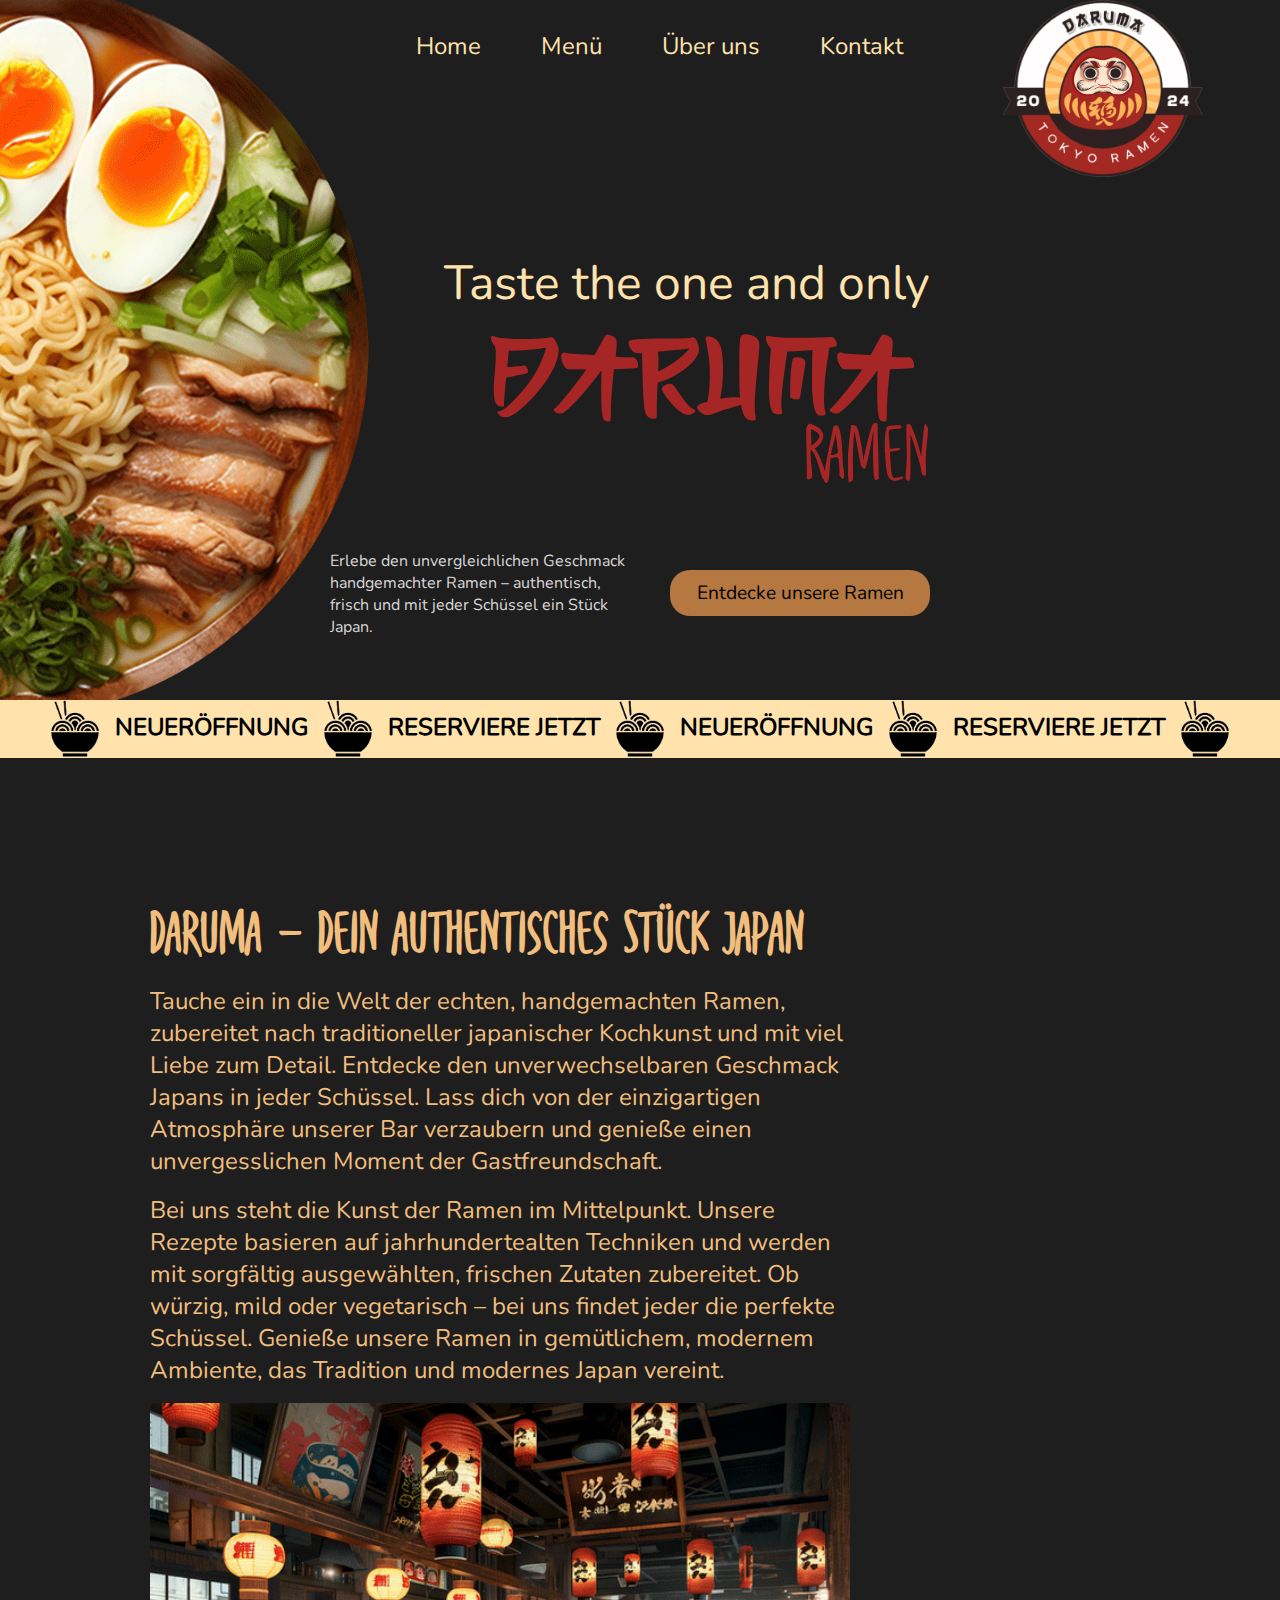
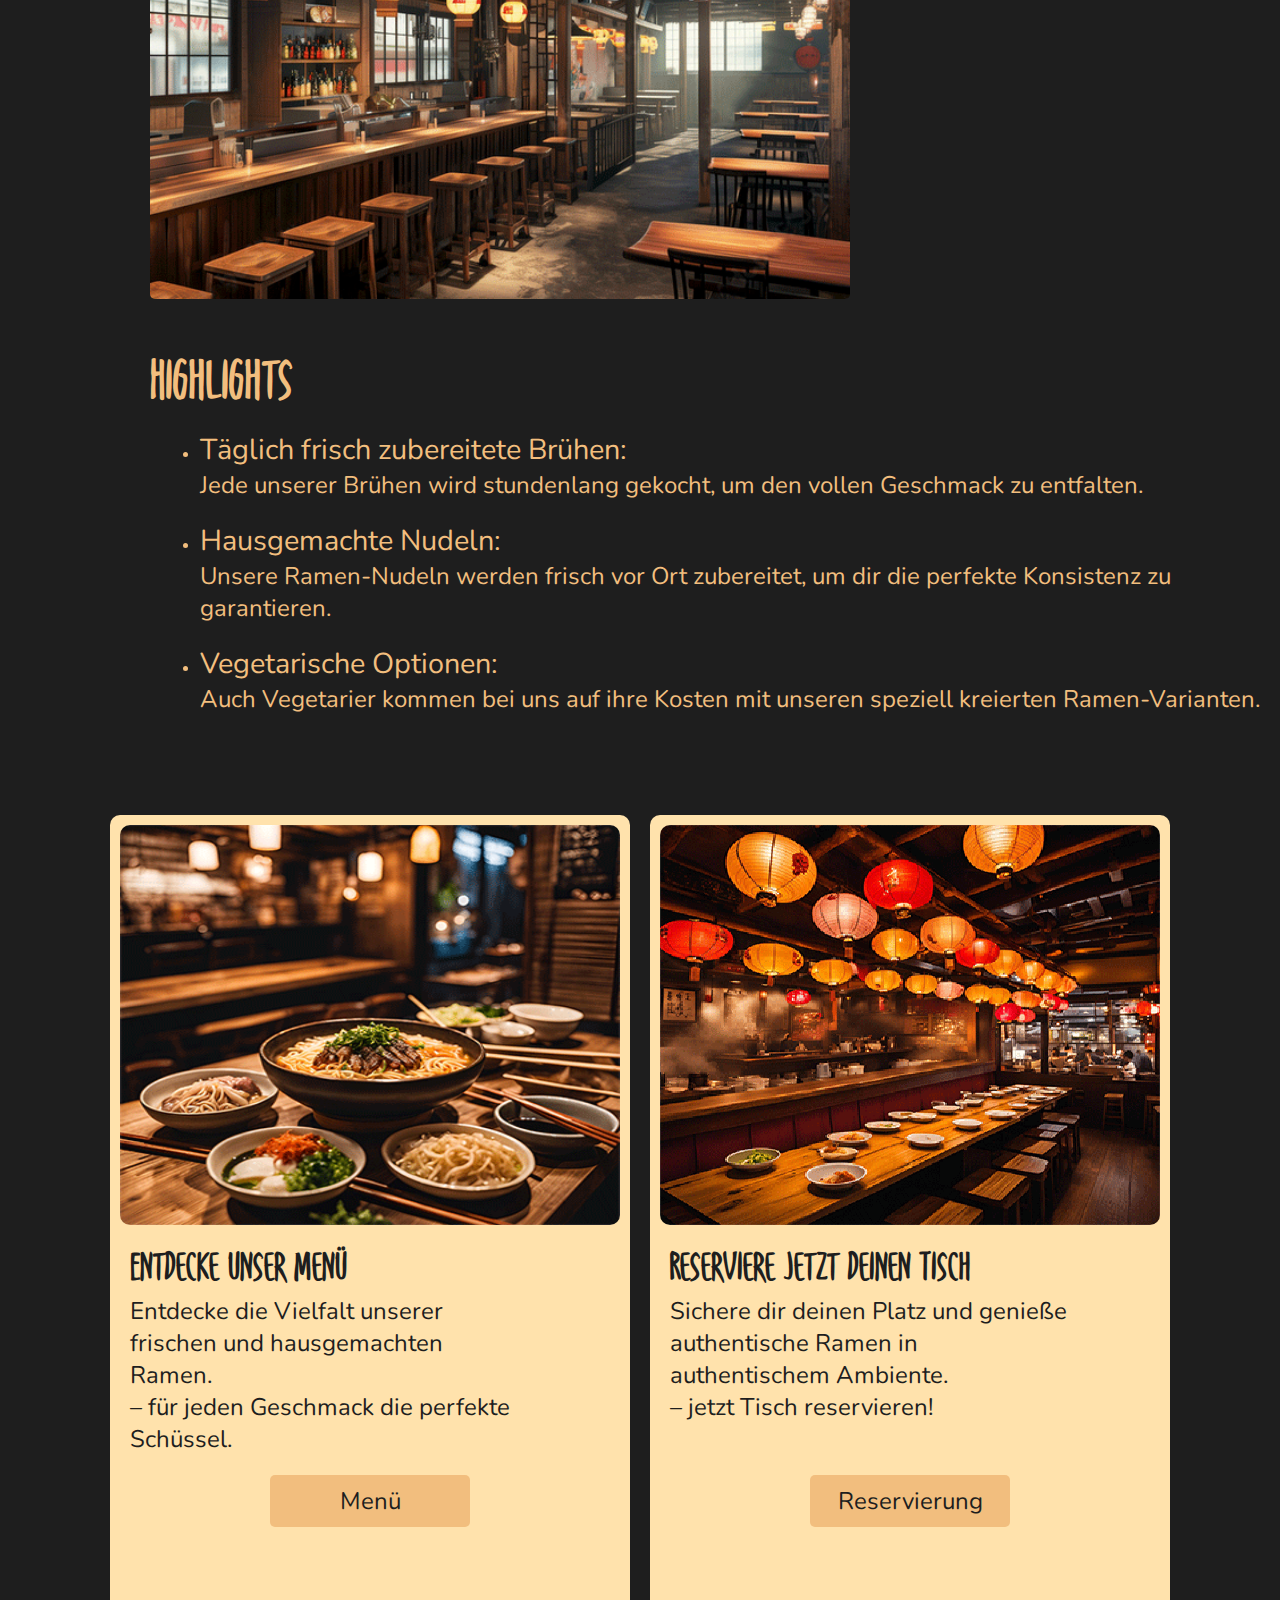
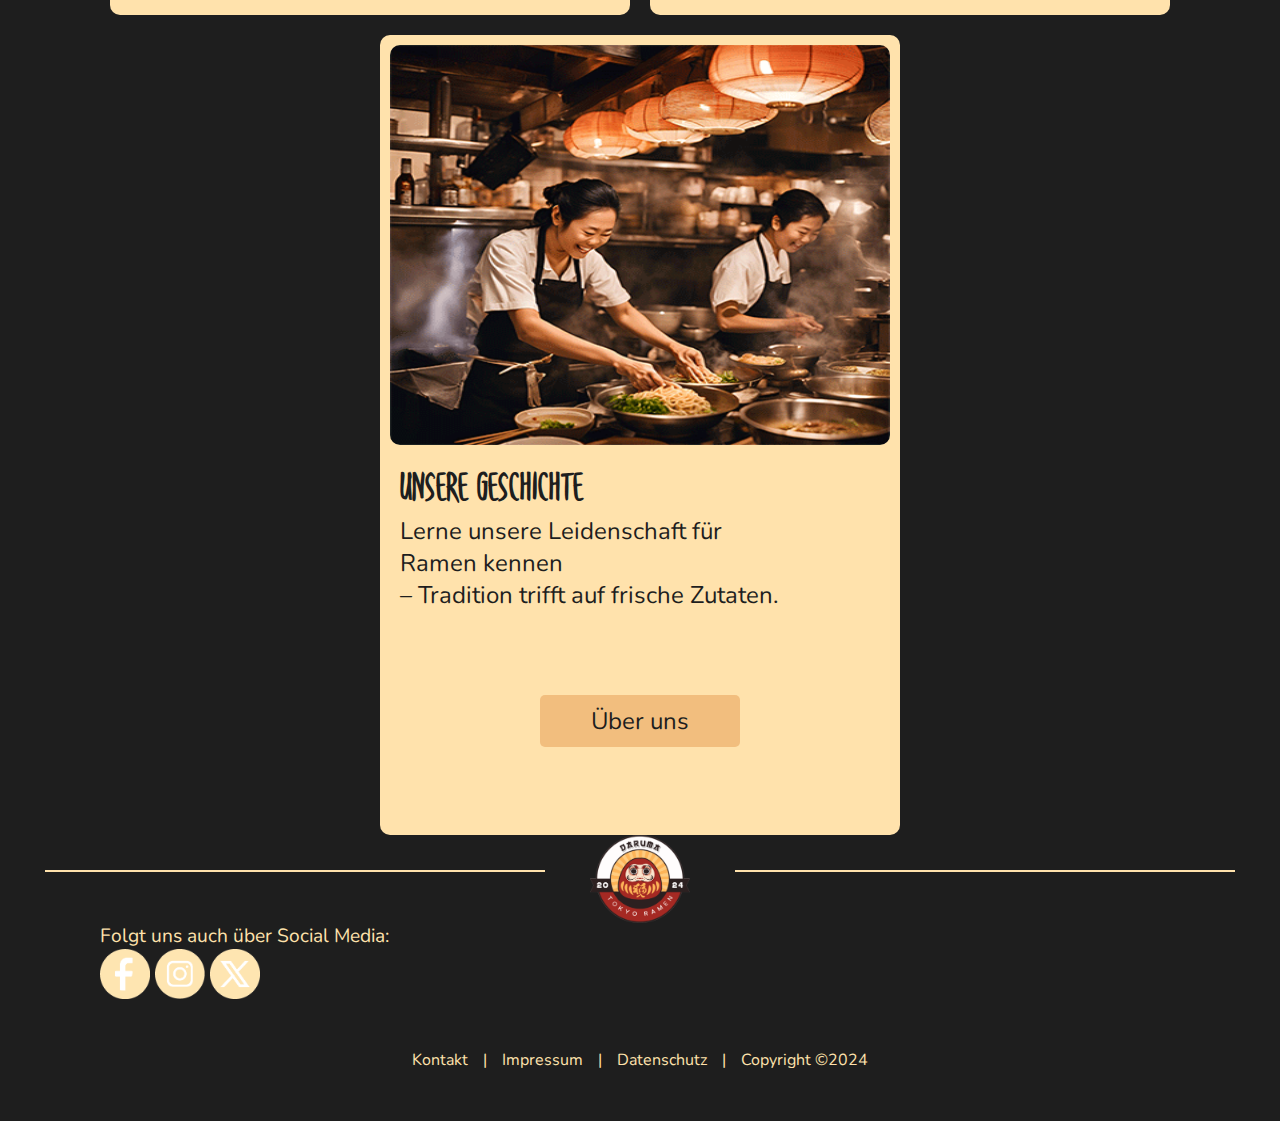
<file: index.html>
<!doctype html>
<html lang="de">
<head>

    <!-- Meta-Informationen für die Seite -->
    <title>Daruma Ramen - Home</title>
	<meta charset="utf-8">
    <meta name="description" content="Erlebe authentische japanische Ramen. Handgemachte Nudeln, frisch gekochte Brühen und traditionelle Zubereitung – ein Stück Japan in jeder Schüssel. Jetzt entdecken!">
    <meta name="viewport" content="width=device-width, initial-scale=1, shrink-to-fit=no">

    <!-- Favicon für verschiedene Formate -->
    <link rel="icon" href="media/favicon.png" type="image/png">
    <link href="media/favicon.svg" rel="icon" type="image/svg+xml" sizes="any">

    <!-- Stylesheets -->
    <link rel="stylesheet" type="text/css" href="css/daruma_index.css">

    <!-- JavaScript-Dateien -->
    <script src="js/jquery-3.5.1.js"></script>
    <script src="js/daruma.js"></script>
</head>
<body>

    <!-- Zurück nach oben Button -->
    <div id="top">
        <a href="#">Top</a>
    </div>

    <!-- Header -->
    <header>

    <!-- Hauptnavigation -->
        <nav id="main_nav">
            <div class="nav_a">
                <ul>
                    <li><a href="index.html">Home</a></li>
                    <li><a href="menu.html">Menü</a></li>
                    <li><a href="about.html">Über uns</a></li>
                    <li><a href="contact.html">Kontakt</a></li>
                </ul>
                </div>
                <div class="nav_logo">
                    <img src="media/Daruma_Logo.png" alt="Daruma Logo">
                </div>
            <input>
         </nav>

    <!-- Mobile Navigation (Burger Menü) -->
        <div id="nav_bar">
            <input type="checkbox" id="navchecker">
            <label for="navchecker" id="close_nav" title="close navigation"></label>
            <label for="navchecker" id="burger">
                <span class="burger_line"></span>
                <span class="burger_line"></span>
                <span class="burger_line"></span>
            </label>
            <nav id="burger_nav">
                <ul>
                    <li><a href="index.html">Home</a></li>
                    <li><a href="menu.html">Menü</a></li>
                    <li><a href="about.html">Über uns</a></li>
                    <li><a href="contact.html">Kontakt</a></li>
                </ul>
            </nav>
            <div class="nav_logo">
                <img src="media/Daruma_Logo.png" alt="Daruma Logo">
            </div>
        </div>
        
    <!-- Banner mit Slogan -->   
        <div id="banner_ramen">
            <img src="media/banner_ramen.png" alt="Daruma Header Ramen">
        </div>
        <div id="slogan">
            <p id="slogan_1">Taste the one and only</p>
            <p id="slogan_2">Daruma</p>
            <p id="slogan_3">Ramen</p>
        </div>
        <div id="tease_1">
            <p>Erlebe den unvergleichlichen Geschmack handgemachter Ramen – authentisch, frisch und mit jeder Schüssel ein Stück Japan.</p>
        </div>
        <div id="tease_2">
            <a href="menu.html">Entdecke unsere Ramen</a>
        </div>
        <div id="banner">
            <img src="media/ramen_icon.png" alt="Ramen Icon">
            <p>NEUERÖFFNUNG</p>
            <img src="media/ramen_icon.png" alt="Ramen Icon">
            <p>RESERVIERE JETZT</p>
            <img src="media/ramen_icon.png" alt="Ramen Icon">
            <p>NEUERÖFFNUNG</p>
            <img src="media/ramen_icon.png" alt="Ramen Icon">
            <p>RESERVIERE JETZT</p>
            <img src="media/ramen_icon.png" alt="Ramen Icon">
        </div>
    </header>

    <!-- Main -->
    <main id="main">
    
    <!-- Vorstellung des Restaurants -->
        <article id="index_art1">
            <div id="index_art1_text">
                <h1>Daruma – Dein authentisches Stück Japan</h1>
                <p>Tauche ein in die Welt der echten, handgemachten Ramen, zubereitet nach traditioneller japanischer Kochkunst und mit viel Liebe zum Detail. Entdecke den unverwechselbaren Geschmack Japans in jeder Schüssel. Lass dich von der einzigartigen Atmosphäre unserer Bar verzaubern und genieße einen unvergesslichen Moment der Gastfreundschaft.</p>
                <p>Bei uns steht die Kunst der Ramen im Mittelpunkt. Unsere Rezepte basieren auf jahrhundertealten Techniken und werden mit sorgfältig ausgewählten, frischen Zutaten zubereitet. Ob würzig, mild oder vegetarisch – bei uns findet jeder die perfekte Schüssel. Genieße unsere Ramen in gemütlichem, modernem Ambiente, das Tradition und modernes Japan vereint.</p>
            </div>
            <div id="index_art1_img">
                <img src="media/daruma_bar.png" alt="Daruma Ramen Bar">
            </div>
        </article>

    <!-- Highlights -->
        <article id="index_art2">
            <h2>Highlights</h2>
            <ul id="index_art2_ul">
                <li>
                    <p class="ul_h">Täglich frisch zubereitete Brühen: </p>
                    <p class="ul_text">Jede unserer Brühen wird stundenlang gekocht, um den vollen Geschmack zu entfalten.</p>
                </li>
                <li>
                    <p class="ul_h">Hausgemachte Nudeln:</p>
                    <p class="ul_text">Unsere Ramen-Nudeln werden frisch vor Ort zubereitet, um dir die perfekte Konsistenz zu garantieren.</p>
                </li>
                <li>
                    <p class="ul_h">Vegetarische Optionen:</p>
                    <p class="ul_text">Auch Vegetarier kommen bei uns auf ihre Kosten mit unseren speziell kreierten Ramen-Varianten.</p>
                </li>
            </ul>
        </article>

    <!-- Cards -->
        <article id="index_art3">
            <div class="index_card">
                <img class="object_fit" src="media/daruma_3.png" alt="Ramen Menü">
                <h3>Entdecke unser Menü</h3>
                <div class="index_card_text"> 
                    <p>Entdecke die Vielfalt unserer frischen und hausgemachten Ramen.</p>
                    <p>– für jeden Geschmack die perfekte Schüssel.</p>
                </div>
                <div class="index_card_button">
                    <a href="menu.html">Menü</a>
                </div>
            </div>
            <div class="index_card">
                <img class="object_fit" src="media/daruma_2.png" alt="Ramen Bar">
                <h3>Reserviere jetzt deinen Tisch</h3>
                <div class="index_card_text">
                    <p>Sichere dir deinen Platz und genieße authentische Ramen in authentischem Ambiente.</p>
                    <p>– jetzt Tisch reservieren!</p>
                </div>
                <div class="index_card_button">
                    <a href="contact.html">Reservierung</a>
                </div>
            </div>
            <div class="index_card">
                <img class="object_fit" src="media/daruma_4.png" alt="Team">
                <h3>Unsere Geschichte</h3>
                <div class="index_card_text">
                    <p>Lerne unsere Leidenschaft für Ramen kennen</p>
                    <p>– Tradition trifft auf frische Zutaten.</p>
                </div>
                <div class="index_card_button">
                    <a href="about.html">Über uns</a>
                </div>
            </div>
        </article>
    </main>

    <!-- Footer -->
    <footer>
        <div id="foot_start">
            <div id="line_1">            
                <hr class="footline">
            </div>
            <div id="foot_logo">
                <img src="media/Daruma_Logo.png" alt="Daruma Logo">
            </div>
            <div id="line_2">
                <hr class="footline">
            </div>
        </div>

    <!-- Social Media Links -->
        <div id="social">
            <p>Folgt uns auch über Social Media:</p>
            <div id="social_icon">
                <a href="https://www.facebook.com"><img id="face" src="media/facebook.png" alt="facebook icon"></a>
                <a href="https://www.instagram.com/"><img src="media/insta.png" alt="instagram icon"></a>
                <a href="https://x.com/"><img src="media/x.png" alt="x icon"></a>
            </div>            
        </div>

    <!-- Footer Nav -->
        <div id="foot_nav">
            <a href="contact.html">Kontakt</a>
            <p>|</p>
            <a href="#">Impressum</a>
            <p>|</p>
            <a href="#">Datenschutz</a>
            <p>|</p>
            <p>Copyright &copy;2024</p>
        </div>
    </footer>
</body>
</html>
</file>
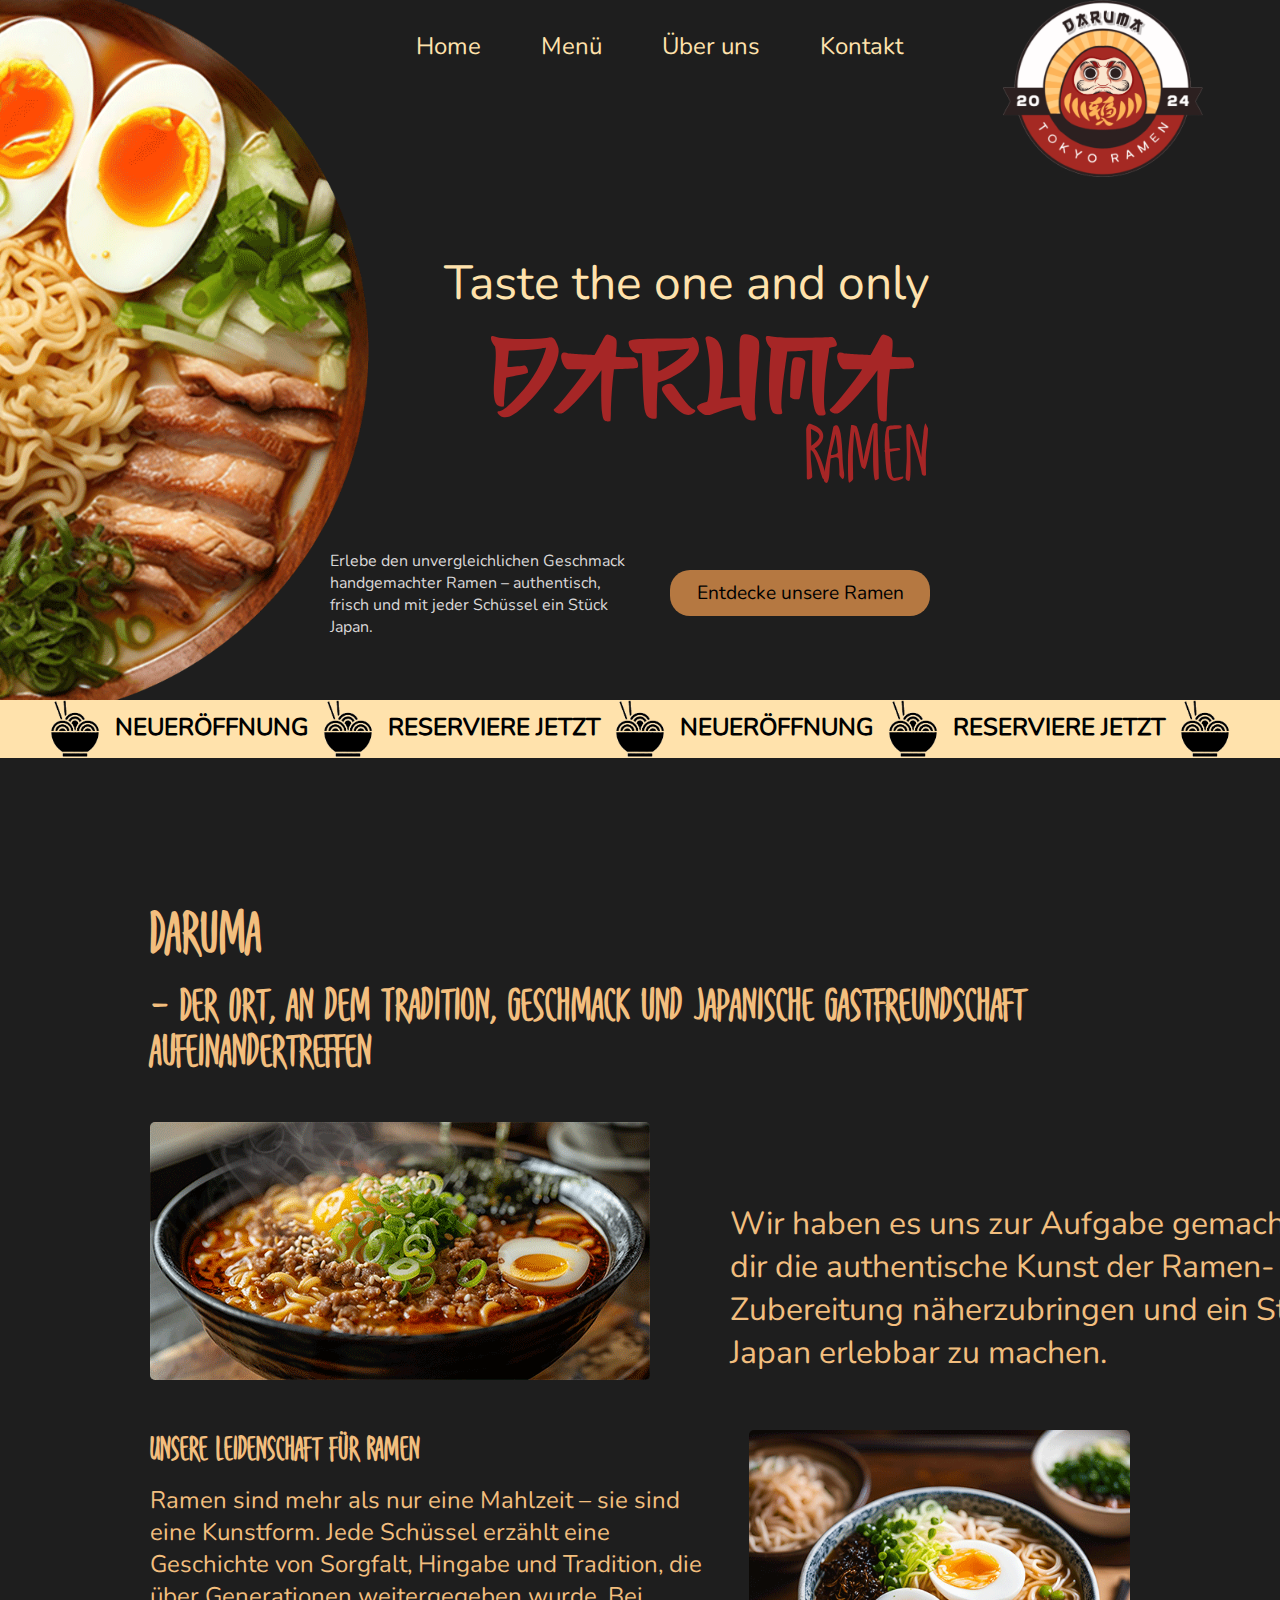
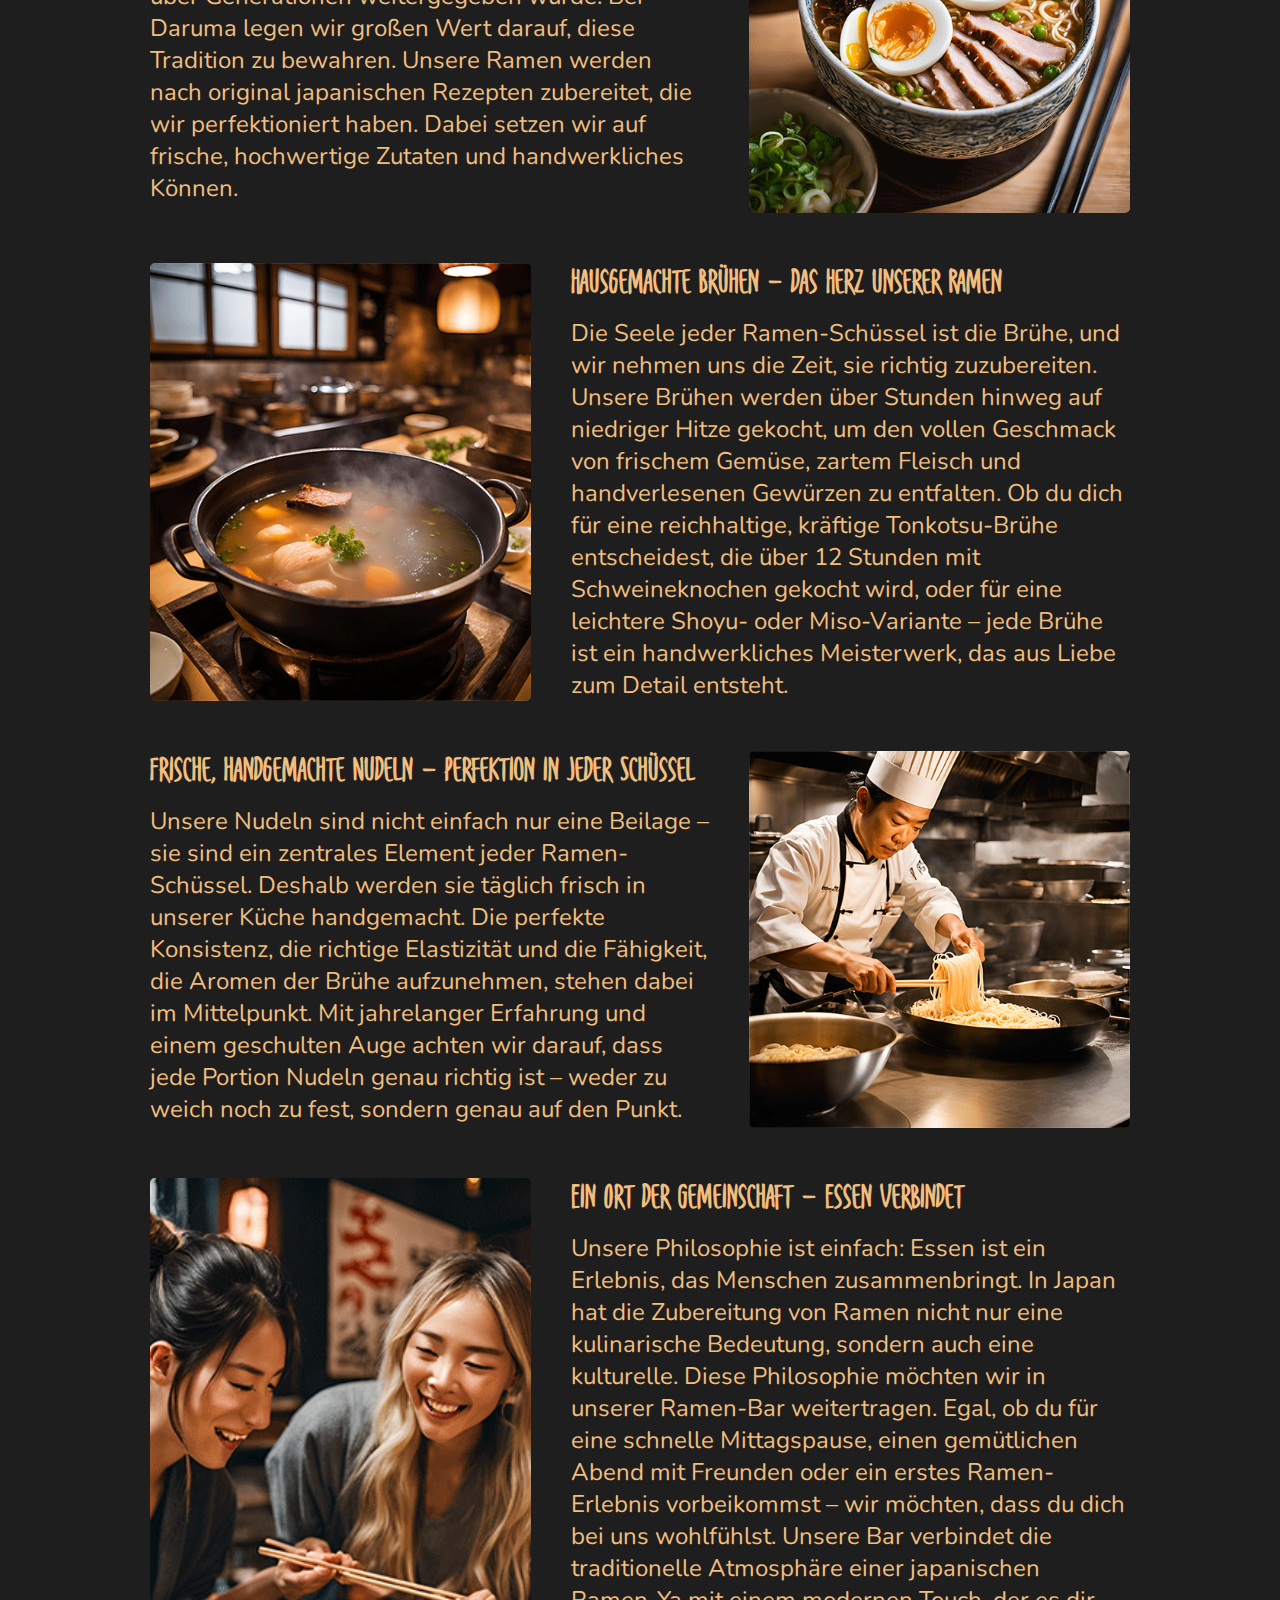
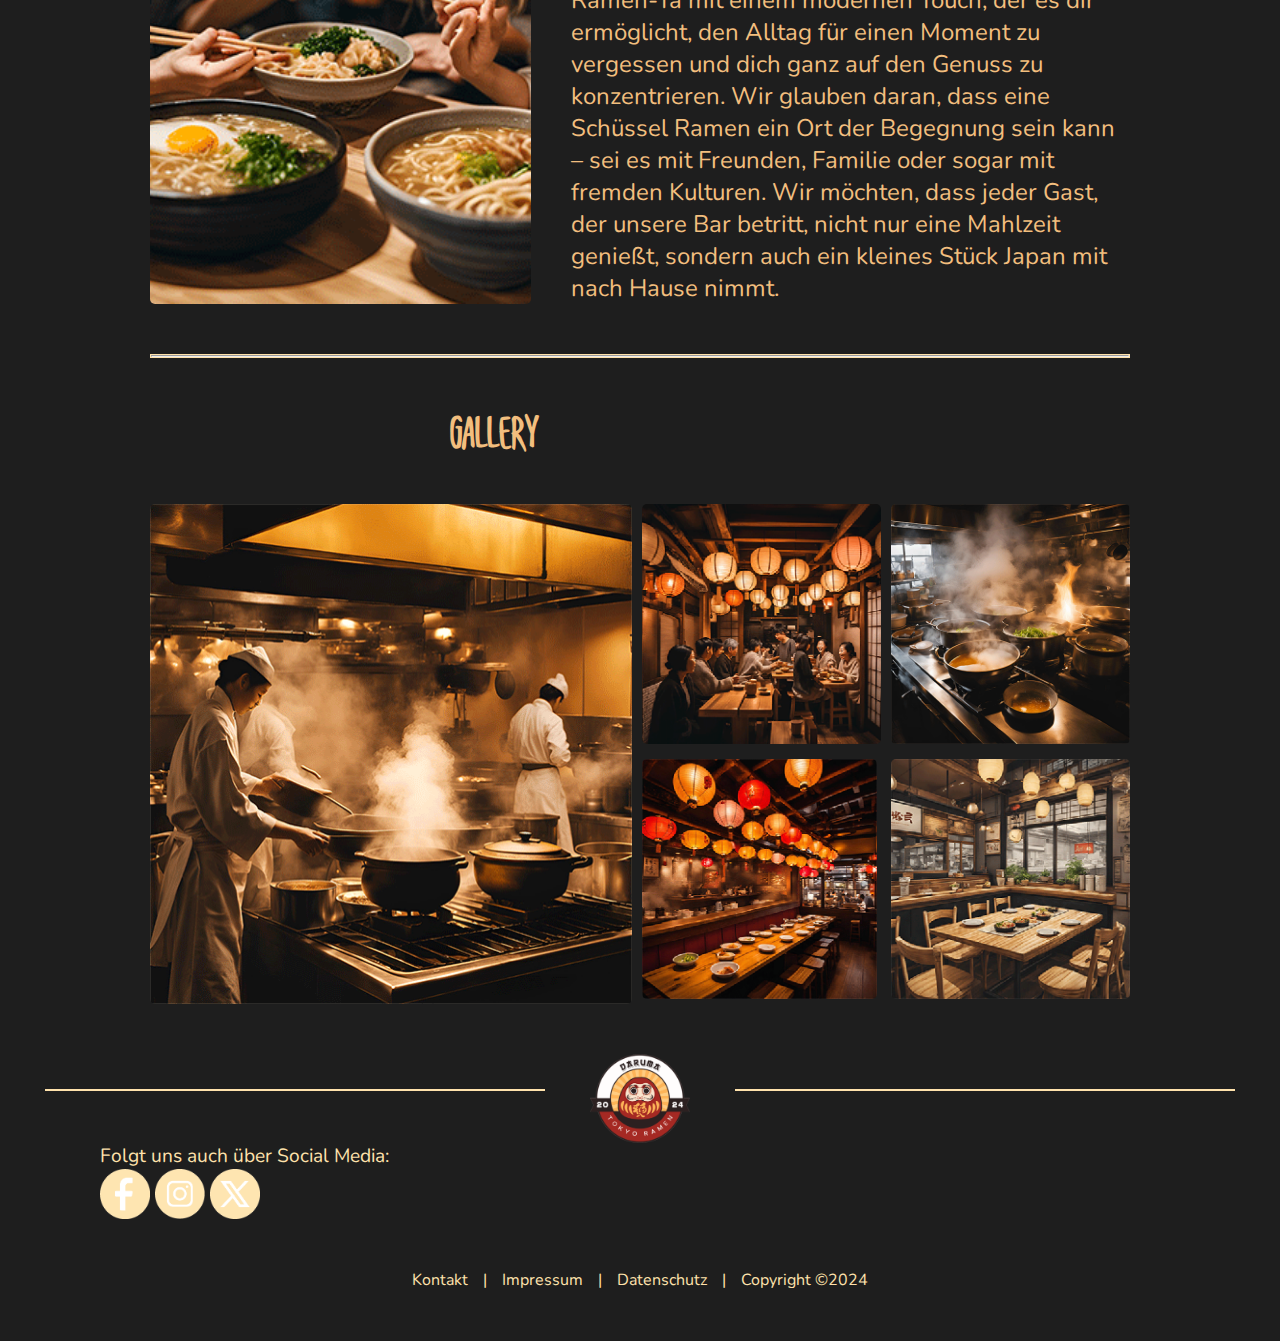
<file: about.html>
<!doctype html>
<html lang="de">
<head>

    <!-- Meta-Informationen für die Seite -->
    <title>Daruma Ramen - Über uns</title>
	<meta charset="utf-8">
    <meta name="description" content="Erlebe authentische japanische Ramen. Handgemachte Nudeln, frisch gekochte Brühen und traditionelle Zubereitung – ein Stück Japan in jeder Schüssel. Jetzt entdecken!">
    <meta name="viewport" content="width=device-width, initial-scale=1, shrink-to-fit=no">

    <!-- Favicon für verschiedene Formate -->
    <link rel="icon" href="media/favicon.png" type="image/png">
    <link href="media/favicon.svg" rel="icon" type="image/svg+xml" sizes="any">

    <!-- Stylesheets -->
    <link rel="stylesheet" type="text/css" href="css/daruma_about.css">
    <link rel="stylesheet" type="text/css" href="lightbox2/src/css/lightbox.css">

    <!-- JavaScript-Dateien -->
    <script src="js/jquery-3.5.1.js"></script>
    <script src="js/daruma.js"></script>
    <script src="lightbox2/src/js/lightbox.js"></script>
</head>
<body>

    <!-- Zurück nach oben Button -->
    <div id="top">
        <a href="#">Top</a>
    </div>

    <!-- Header -->
     <header>

    <!-- Hauptnavigation -->
        <nav id="main_nav">
            <div class="nav_a">
                <ul>
                    <li><a href="index.html">Home</a></li>
                    <li><a href="menu.html">Menü</a></li>
                    <li><a href="about.html">Über uns</a></li>
                    <li><a href="contact.html">Kontakt</a></li>
                </ul>
                </div>
                <div class="nav_logo">
                    <img src="media/Daruma_Logo.png" alt="Daruma Logo">
                </div>
            <input>
         </nav>
         
    <!-- Mobile Navigation (Burger Menü) -->
        <div id="nav_bar">
            <input type="checkbox" id="navchecker">
            <label for="navchecker" id="close_nav" title="close navigation"></label>
            <label for="navchecker" id="burger">
                <span class="burger_line"></span>
                <span class="burger_line"></span>
                <span class="burger_line"></span>
            </label>
            <nav id="burger_nav">
                <ul>
                    <li><a href="index.html">Home</a></li>
                    <li><a href="menu.html">Menü</a></li>
                    <li><a href="about.html">Über uns</a></li>
                    <li><a href="contact.html">Kontakt</a></li>
                </ul>
            </nav>
            <div class="nav_logo">
                <img src="media/Daruma_Logo.png" alt="Daruma Logo">
            </div>
        </div>
        
    <!-- Banner mit Slogan -->    
        <div id="banner_ramen">
            <img src="media/banner_ramen.png" alt="Daruma Header Ramen">
        </div>
        <div id="slogan">
            <p id="slogan_1">Taste the one and only</p>
            <p id="slogan_2">Daruma</p>
            <p id="slogan_3">Ramen</p>
        </div>
        <div id="tease_1">
            <p>Erlebe den unvergleichlichen Geschmack handgemachter Ramen – authentisch, frisch und mit jeder Schüssel ein Stück Japan.</p>
        </div>
        <div id="tease_2">
            <a href="menu.html">Entdecke unsere Ramen</a>
        </div>
        <div id="banner">
            <img src="media/ramen_icon.png" alt="Ramen Icon">
            <p>NEUERÖFFNUNG</p>
            <img src="media/ramen_icon.png" alt="Ramen Icon">
            <p>RESERVIERE JETZT</p>
            <img src="media/ramen_icon.png" alt="Ramen Icon">
            <p>NEUERÖFFNUNG</p>
            <img src="media/ramen_icon.png" alt="Ramen Icon">
            <p>RESERVIERE JETZT</p>
            <img src="media/ramen_icon.png" alt="Ramen Icon">
        </div>
    </header>
    <!-- Main -->
    <main id="main">
        <article>
     <!-- Vorstellung des Restaurants -->
            <h1>Daruma</h1>
            <h2>- Der Ort, an dem Tradition, Geschmack und japanische Gastfreundschaft aufeinandertreffen</h2>
            <div id="topp">
                <img src="media/ramen_1.png" alt="Daruma Ramen">
                <div id="container">
                    <p>Wir haben es uns zur Aufgabe gemacht, dir die authentische Kunst der Ramen-Zubereitung näherzubringen und ein Stück Japan erlebbar zu machen.</p>
                </div>
            </div>
            <div class="flex">
                <div class="flex_text">
                <h3>Unsere Leidenschaft für Ramen</h3>
                    <p>Ramen sind mehr als nur eine Mahlzeit – sie sind eine Kunstform. Jede Schüssel erzählt eine Geschichte von Sorgfalt, Hingabe und Tradition, die über Generationen weitergegeben wurde. Bei Daruma legen wir großen Wert darauf, diese Tradition zu bewahren. Unsere Ramen werden nach original japanischen Rezepten zubereitet, die wir perfektioniert haben. Dabei setzen wir auf frische, hochwertige Zutaten und handwerkliches Können.</p>
                </div>
                <div>
                    <img  class="object_fit" src="media/ramen_2.png" alt="Daruma Ramen">
                </div>
            </div>
            <div class="flex">
                <div>
                    <img class="object_fit" src="media/daruma_9.png" alt="Daruma Ramen Brühen">
                </div>
                <div class="flex_text">
                    <h3>Hausgemachte Brühen – das Herz unserer Ramen</h3>
                    <p>Die Seele jeder Ramen-Schüssel ist die Brühe, und wir nehmen uns die Zeit, sie richtig zuzubereiten. Unsere Brühen werden über Stunden hinweg auf niedriger Hitze gekocht, um den vollen Geschmack von frischem Gemüse, zartem Fleisch und handverlesenen Gewürzen zu entfalten. Ob du dich für eine reichhaltige, kräftige Tonkotsu-Brühe entscheidest, die über 12 Stunden mit Schweineknochen gekocht wird, oder für eine leichtere Shoyu- oder Miso-Variante – jede Brühe ist ein handwerkliches Meisterwerk, das aus Liebe zum Detail entsteht.</p>
                </div>
            </div>
            <div class="flex">
                <div class="flex_text">
                    <h3>Frische, handgemachte Nudeln – Perfektion in jeder Schüssel</h3>
                    <p>Unsere Nudeln sind nicht einfach nur eine Beilage – sie sind ein zentrales Element jeder Ramen-Schüssel. Deshalb werden sie täglich frisch in unserer Küche handgemacht. Die perfekte Konsistenz, die richtige Elastizität und die Fähigkeit, die Aromen der Brühe aufzunehmen, stehen dabei im Mittelpunkt. Mit jahrelanger Erfahrung und einem geschulten Auge achten wir darauf, dass jede Portion Nudeln genau richtig ist – weder zu weich noch zu fest, sondern genau auf den Punkt.</p>
                </div>
                <div>
                    <img class="object_fit" src="media/daruma_10.png" alt="Daruma Ramen Nudeln">
                </div>
            </div>
            <div class="flex">
                <div>
                    <img class="object_fit" src="media/daruma_6.png" alt="Daruma Ramen Philosophie">
                </div>
                <div class="flex_text">
                    <h3>Ein Ort der Gemeinschaft – Essen verbindet</h3>
                    <p>Unsere Philosophie ist einfach: Essen ist ein Erlebnis, das Menschen zusammenbringt. In Japan hat die Zubereitung von Ramen nicht nur eine kulinarische Bedeutung, sondern auch eine kulturelle. Diese Philosophie möchten wir in unserer Ramen-Bar weitertragen. Egal, ob du für eine schnelle Mittagspause, einen gemütlichen Abend mit Freunden oder ein erstes Ramen-Erlebnis vorbeikommst – wir möchten, dass du dich bei uns wohlfühlst. Unsere Bar verbindet die traditionelle Atmosphäre einer japanischen Ramen-Ya mit einem modernen Touch, der es dir ermöglicht, den Alltag für einen Moment zu vergessen und dich ganz auf den Genuss zu konzentrieren. Wir glauben daran, dass eine Schüssel Ramen ein Ort der Begegnung sein kann – sei es mit Freunden, Familie oder sogar mit fremden Kulturen. Wir möchten, dass jeder Gast, der unsere Bar betritt, nicht nur eine Mahlzeit genießt, sondern auch ein kleines Stück Japan mit nach Hause nimmt.</p>
                </div>
            </div>
            <div class="about_line">
                <hr>
            </div>

    <!-- Galerie mit Bildern -->
            <div id="gallery">
                <h2>Gallery</h2>
                <div id="grid" class="img_gallery">
                    <div id="grid_1" class="gal_img">
                        <a data-lightbox="gallery" href="media/daruma_8.png">
                            <img src="media/daruma_8.png" alt="Gallery Daruma Ramen Bar">
                        </a>
                    </div>
                    <div id="grid_2" class="gal_img">
                        <a data-lightbox="gallery" href="media/daruma_5.png">
                            <img src="media/daruma_5.png" alt="Gallery Daruma Ramen Bar">
                        </a>
                    </div>
                    <div id="grid_3" class="gal_img">
                        <a data-lightbox="gallery" href="media/daruma_7.png">
                            <img src="media/daruma_7.png" alt="Gallery Daruma Ramen Bar">
                        </a>
                    </div>
                    <div id="grid_4" class="gal_img">
                        <a cdata-lightbox="gallery" href="media/daruma_2.png">
                            <img src="media/daruma_2.png" alt="Gallery Daruma Ramen Bar">
                        </a>
                    </div>
                    <div id="grid_5" class="gal_img">
                        <a data-lightbox="gallery" href="media/daruma_1.png">
                            <img src="media/daruma_1.png" alt="Gallery Daruma Ramen Bar">
                        </a>
                    </div>
                </div>
            </div>
        </article>
    </main>

    <!-- Footer -->
    <footer>
        <div id="foot_start">
            <div id="line_1">            
                <hr class="footline">
            </div>
            <div id="foot_logo">
                <img src="media/Daruma_Logo.png" alt="Daruma Logo">
            </div>
            <div id="line_2">
                <hr class="footline">
            </div>
        </div>

    <!-- Social Media Links -->
        <div id="social">
            <p>Folgt uns auch über Social Media:</p>
            <div id="social_icon">
                <a href="https://www.facebook.com"><img id="face" src="media/facebook.png" alt="facebook icon"></a>
                <a href="https://www.instagram.com/"><img src="media/insta.png" alt="instagram icon"></a>
                <a href="https://x.com/"><img src="media/x.png" alt="x icon"></a>
            </div>            
        </div>

    <!-- Footer Nav -->
        <div id="foot_nav">
            <a href="contact.html">Kontakt</a>
            <p>|</p>
            <a href="#">Impressum</a>
            <p>|</p>
            <a href="#">Datenschutz</a>
            <p>|</p>
            <p>Copyright &copy;2024</p>
        </div>
    </footer>
</body>
</html>
</file>
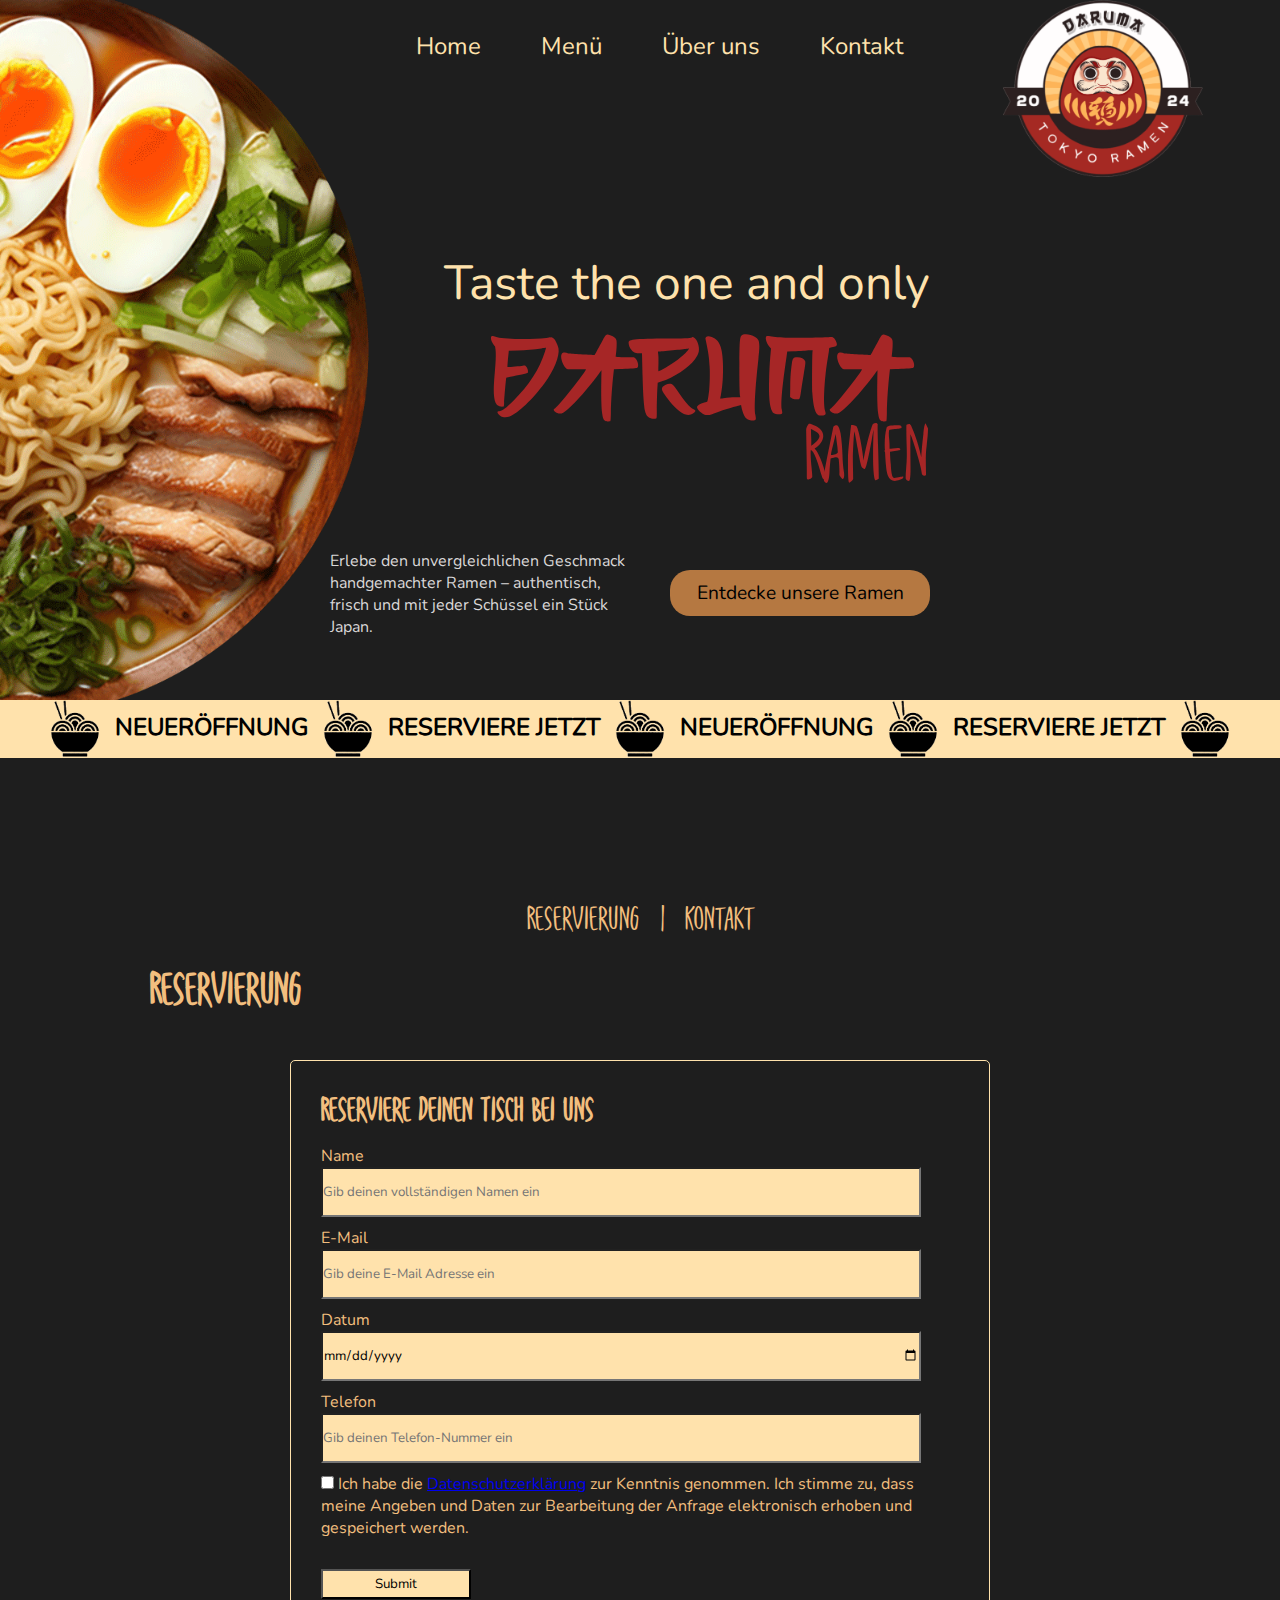
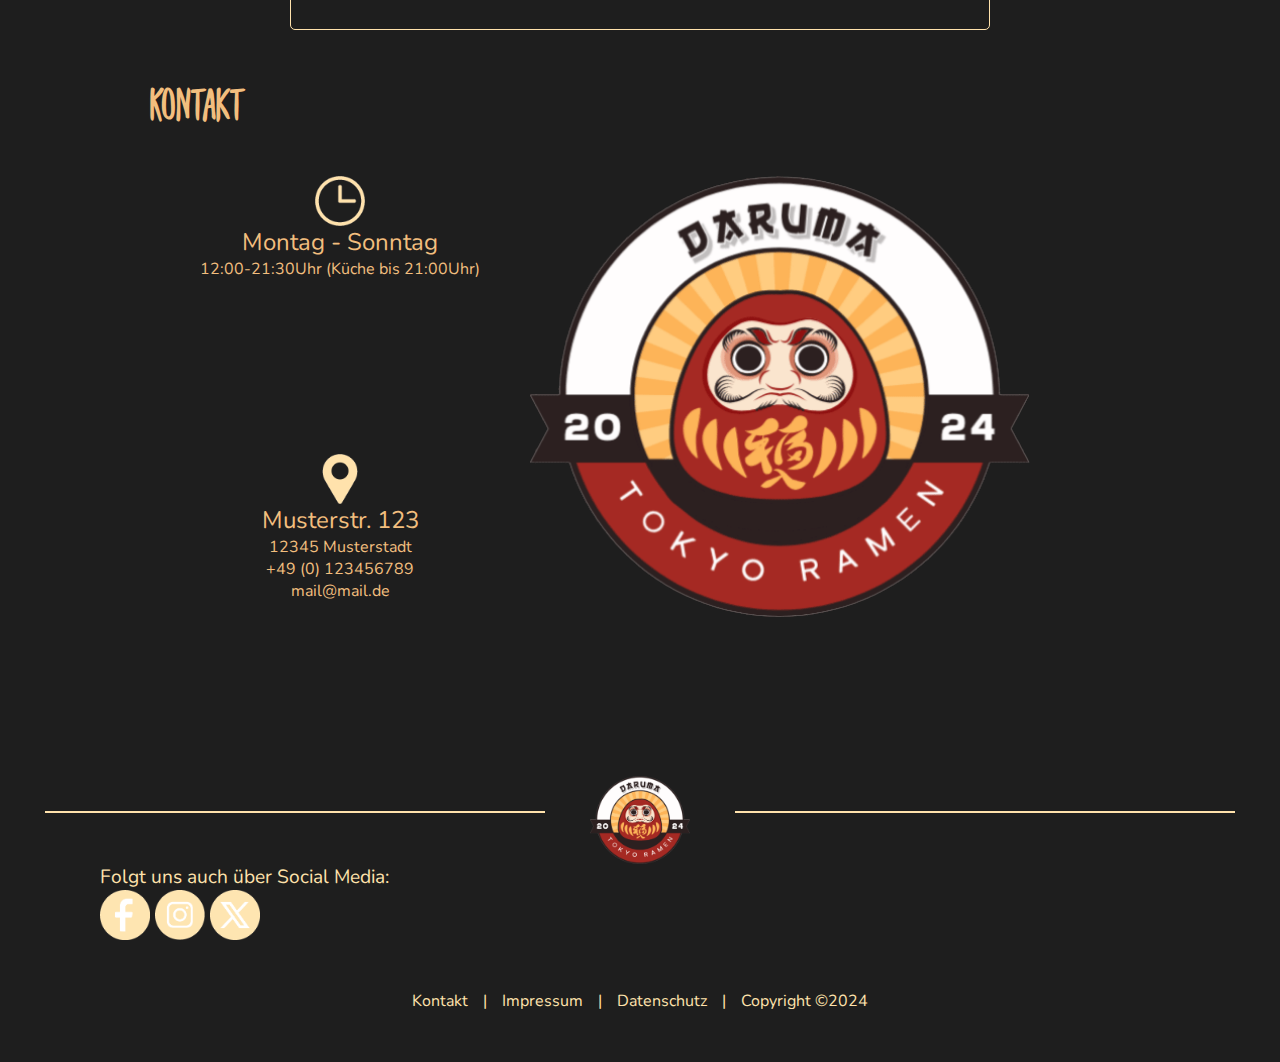
<file: contact.html>
<!doctype html>
<html lang="de">
<head>

    <!-- Meta-Informationen für die Seite -->
    <title>Daruma Ramen - Kontakt</title>
	<meta charset="utf-8">
    <meta name="description" content="Erlebe authentische japanische Ramen. Handgemachte Nudeln, frisch gekochte Brühen und traditionelle Zubereitung – ein Stück Japan in jeder Schüssel. Jetzt entdecken!">
    <meta name="viewport" content="width=device-width, initial-scale=1, shrink-to-fit=no">

    <!-- Favicon für verschiedene Formate -->
    <link rel="icon" href="media/favicon.png" type="image/png">
    <link href="media/favicon.svg" rel="icon" type="image/svg+xml" sizes="any">

    <!-- Stylesheets -->
    <link rel="stylesheet" type="text/css" href="css/daruma_contact.css">

    <!-- JavaScript-Dateien -->
    <script src="js/jquery-3.5.1.js"></script>
    <script src="js/daruma.js"></script>
</head>
<body>

    <!-- Zurück nach oben Button -->
    <div id="top">
        <a href="#">Top</a>
    </div>

    <!-- Header -->
   <header>

    <!-- Hauptnavigation -->
        <nav id="main_nav">
            <div class="nav_a">
                <ul>
                    <li><a href="index.html">Home</a></li>
                    <li><a href="menu.html">Menü</a></li>
                    <li><a href="about.html">Über uns</a></li>
                    <li><a href="contact.html">Kontakt</a></li>
                </ul>
                </div>
                <div class="nav_logo">
                    <img src="media/Daruma_Logo.png" alt="Daruma Logo">
                </div>
            <input>
         </nav>

    <!-- Mobile Navigation (Burger Menü) -->
        <div id="nav_bar">
            <input type="checkbox" id="navchecker">
            <label for="navchecker" id="close_nav" title="close navigation"></label>
            <label for="navchecker" id="burger">
                <span class="burger_line"></span>
                <span class="burger_line"></span>
                <span class="burger_line"></span>
            </label>
            <nav id="burger_nav">
                <ul>
                    <li><a href="index.html">Home</a></li>
                    <li><a href="menu.html">Menü</a></li>
                    <li><a href="about.html">Über uns</a></li>
                    <li><a href="contact.html">Kontakt</a></li>
                </ul>
            </nav>
            <div class="nav_logo">
                <img src="media/Daruma_Logo.png" alt="Daruma Logo">
            </div>
        </div>
    
    <!-- Banner mit Slogan -->   
        <div id="banner_ramen">
            <img src="media/banner_ramen.png" alt="Daruma Header Ramen">
        </div>
        <div id="slogan">
            <p id="slogan_1">Taste the one and only</p>
            <p id="slogan_2">Daruma</p>
            <p id="slogan_3">Ramen</p>
        </div>
        <div id="tease_1">
            <p>Erlebe den unvergleichlichen Geschmack handgemachter Ramen – authentisch, frisch und mit jeder Schüssel ein Stück Japan.</p>
        </div>
        <div id="tease_2">
            <a href="menu.html">Entdecke unsere Ramen</a>
        </div>
        <div id="banner">
            <img src="media/ramen_icon.png" alt="Ramen Icon">
            <p>NEUERÖFFNUNG</p>
            <img src="media/ramen_icon.png" alt="Ramen Icon">
            <p>RESERVIERE JETZT</p>
            <img src="media/ramen_icon.png" alt="Ramen Icon">
            <p>NEUERÖFFNUNG</p>
            <img src="media/ramen_icon.png" alt="Ramen Icon">
            <p>RESERVIERE JETZT</p>
            <img src="media/ramen_icon.png" alt="Ramen Icon">
        </div>
    </header>

    <!-- Main -->
    <main id="main">

    <!-- Sub Nav -->
       <aside id="contact_nav">
            <a href="#reservierung">Reservierung</a>
            <p>|</p>
            <a href="#kontakt">Kontakt</a>
        </aside>
        <article>

    <!-- Form -->
            <div id="reservierung">
                <h2>Reservierung</h2>
                <form action="" method="post">
                    <h3>Reserviere deinen Tisch bei uns</h3>
                    <label for="name">Name</label>
                    <input type="text" name="name" placeholder="Gib deinen vollständigen Namen ein">
                    <label for="mail">E-Mail</label>
                    <input type="email" name="mail" placeholder="Gib deine E-Mail Adresse ein">
                    <label for="date">Datum</label>
                    <input type="date" name="date">
                    <label for="tel">Telefon</label>
                    <input type="tel" name="tel" placeholder="Gib deinen Telefon-Nummer ein">
                    <p><input type="checkbox" name="datenschutz" value="akzeptiert" required> Ich habe die <a href="datenschutz.html">Datenschutzerklärung</a> zur Kenntnis genommen. Ich stimme zu, dass meine Angeben und Daten zur Bearbeitung der Anfrage elektronisch erhoben und gespeichert werden. </p>
                    <input type="submit">
                </form>
            </div>
    
    <!-- Kontakt -->
            <div>
                <h2>Kontakt</h2>
                <div id="kontakt">
                    <div id="time">
                        <img class="cicon" src="media/time.png" alt="Zeit Icon">
                        <p class="imp">Montag - Sonntag</p>
                        <p>12:00-21:30Uhr (Küche bis 21:00Uhr)</p>
                    </div>
                    <div id="place">
                        <img class="cicon" src="media/location.png" alt="Ort Icon">
                        <p class="imp">Musterstr. 123</p>
                        <p>12345 Musterstadt</p>
                        <p>+49 (0) 123456789</p>
                        <p>mail@mail.de</p>
                    </div>
                    <div id="c_logo">
                        <img src="media/Daruma_Logo.png" alt="Daruma Logo">
                    </div>
                </div>
            </div>           
        </article>
    </main>

    <!-- Footer -->
    <footer>
        <div id="foot_start">
            <div id="line_1">            
                <hr class="footline">
            </div>
            <div id="foot_logo">
                <img src="media/Daruma_Logo.png" alt="Daruma Logo">
            </div>
            <div id="line_2">
                <hr class="footline">
            </div>
        </div>

    <!-- Social Media Links -->
        <div id="social">
            <p>Folgt uns auch über Social Media:</p>
            <div id="social_icon">
                <a href="https://www.facebook.com"><img id="face" src="media/facebook.png" alt="facebook icon"></a>
                <a href="https://www.instagram.com/"><img src="media/insta.png" alt="instagram icon"></a>
                <a href="https://x.com/"><img src="media/x.png" alt="x icon"></a>
            </div>            
        </div>
    
    <!-- Footer Nav -->
        <div id="foot_nav">
            <a href="contact.html">Kontakt</a>
            <p>|</p>
            <a href="#">Impressum</a>
            <p>|</p>
            <a href="#">Datenschutz</a>
            <p>|</p>
            <p>Copyright &copy;2024</p>
        </div>
    </footer>
</body>
</html>
</file>
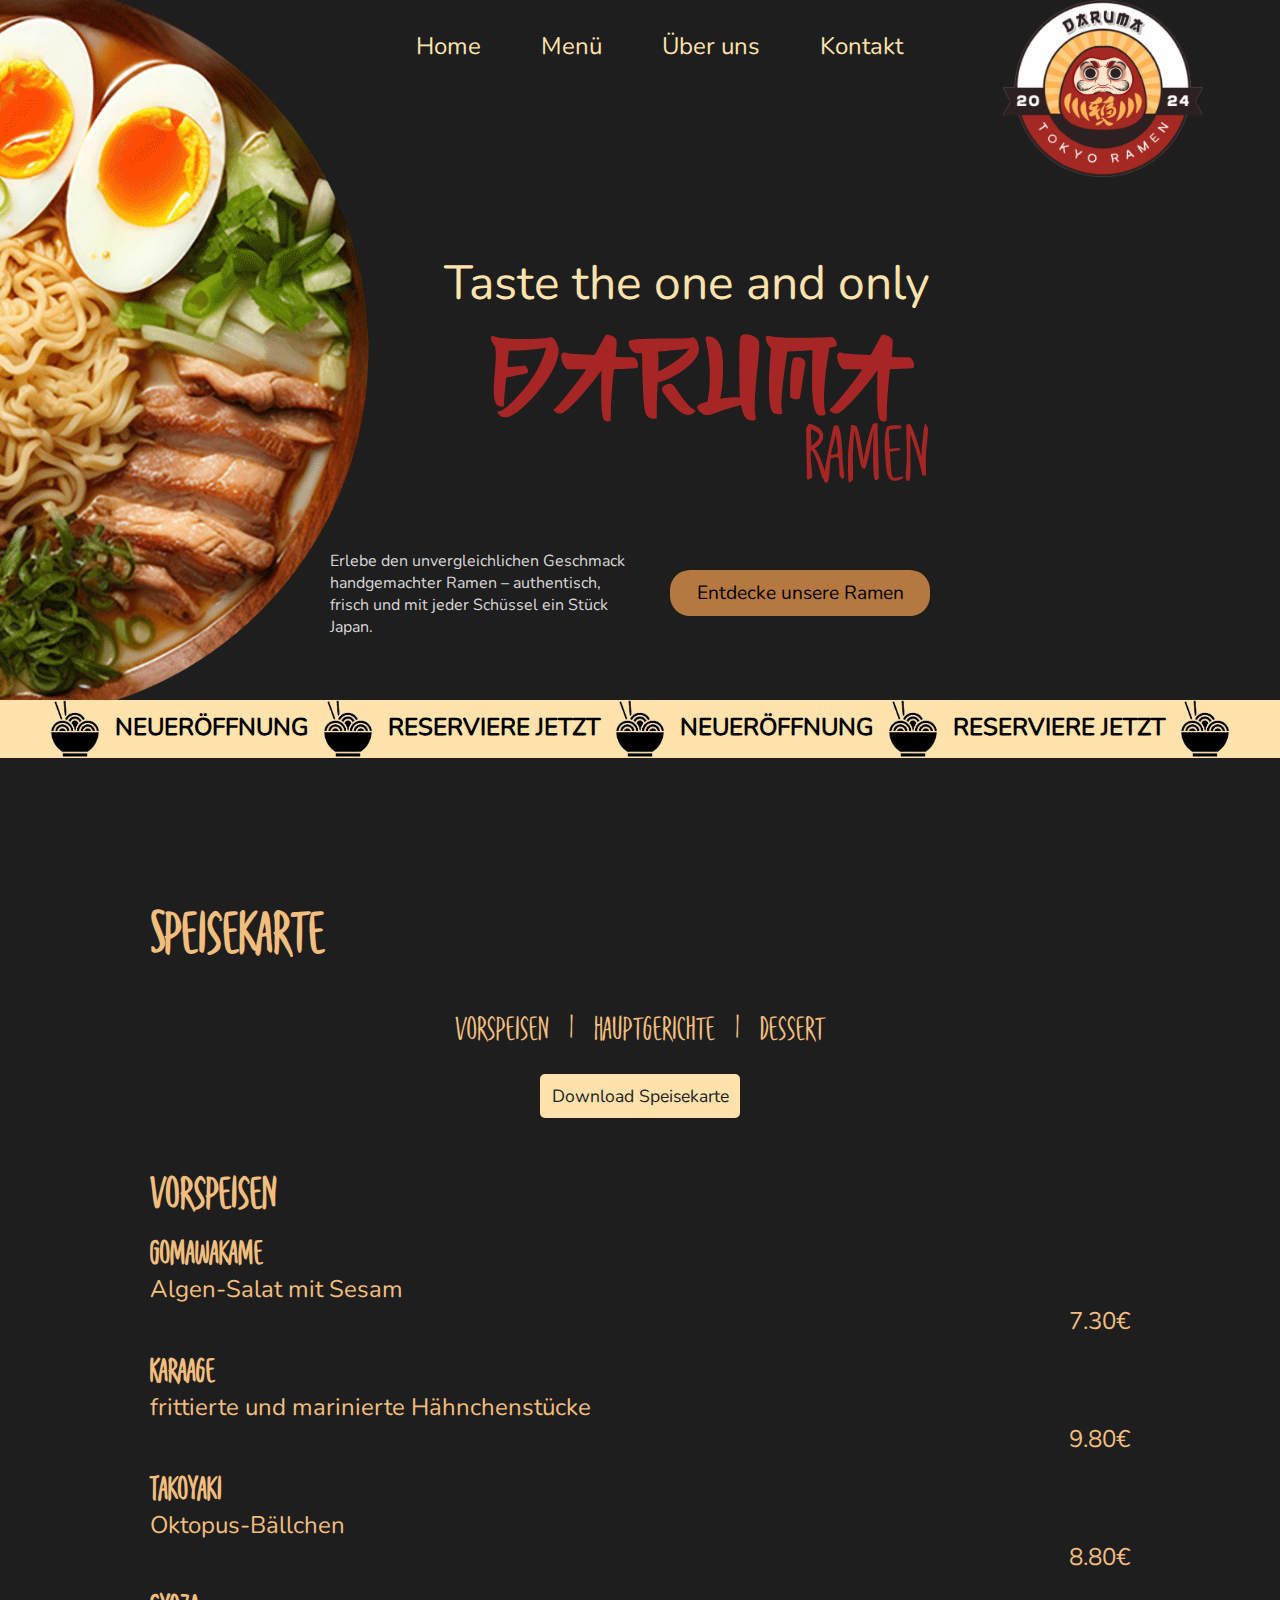
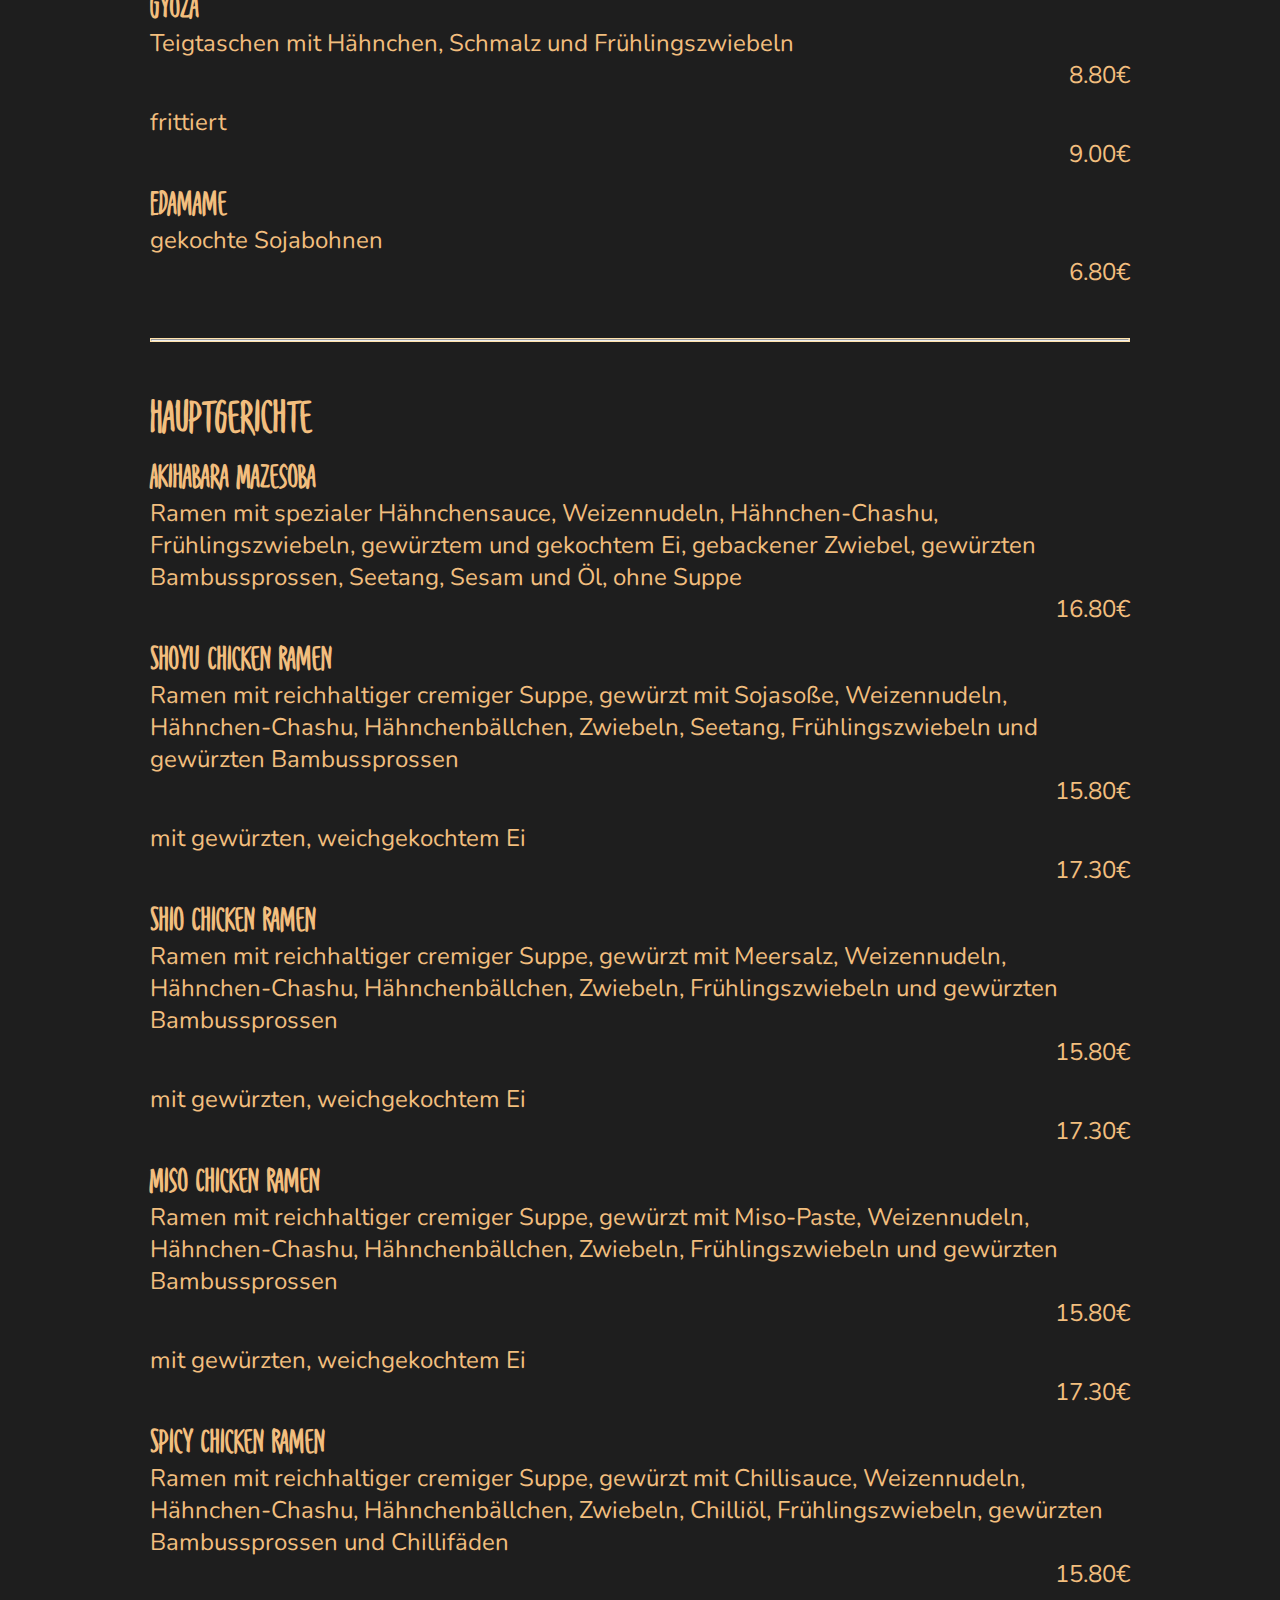
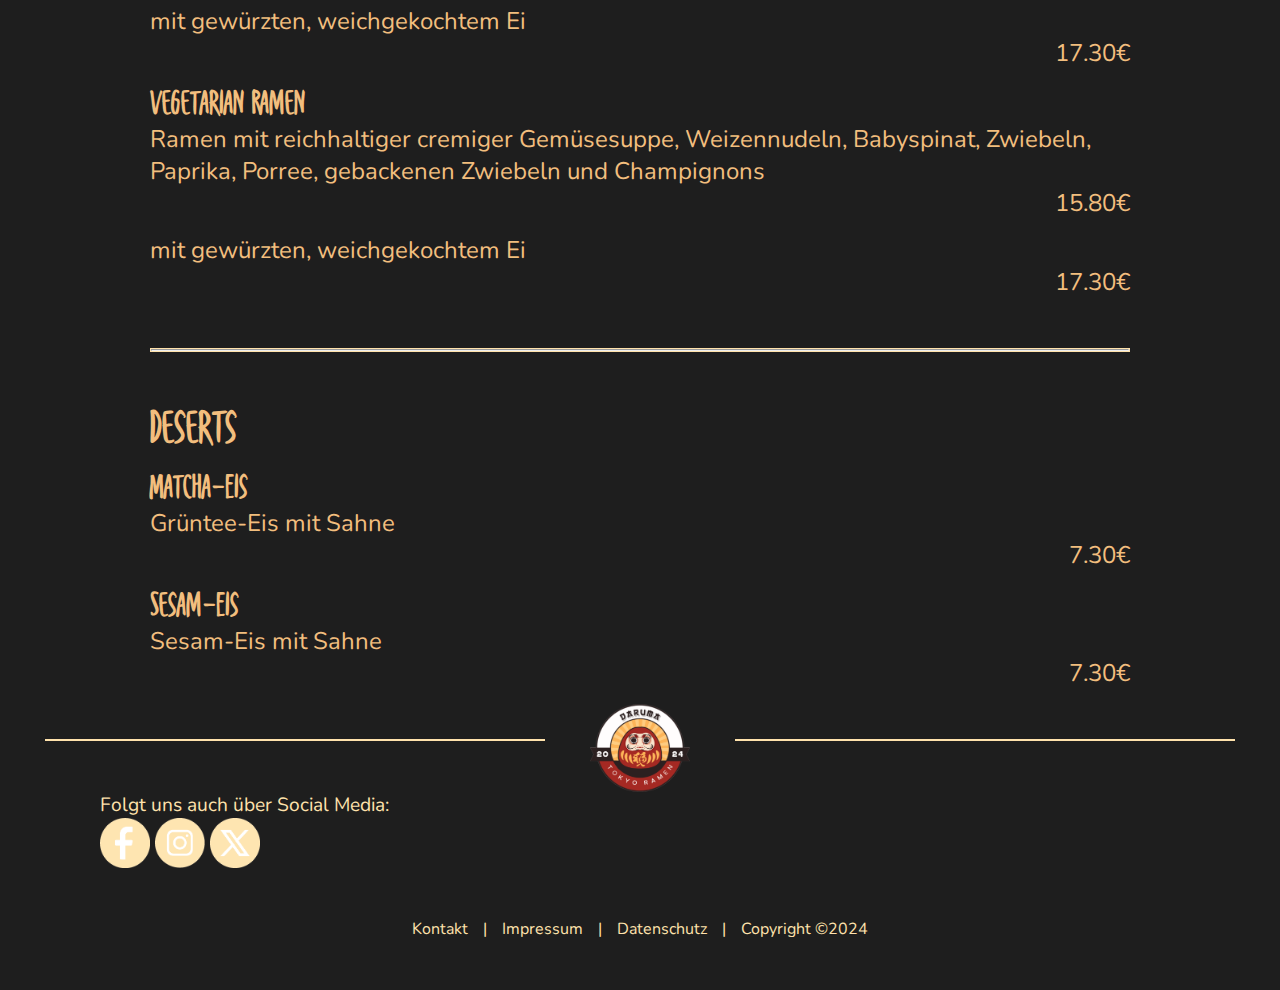
<file: menu.html>
<!doctype html>
<html lang="de">
<head>

    <!-- Meta-Informationen für die Seite -->
    <title>Daruma Ramen - Menü</title>
	<meta charset="utf-8">
    <meta name="description" content="Erlebe authentische japanische Ramen. Handgemachte Nudeln, frisch gekochte Brühen und traditionelle Zubereitung – ein Stück Japan in jeder Schüssel. Jetzt entdecken!">
    <meta name="viewport" content="width=device-width, initial-scale=1, shrink-to-fit=no">

    <!-- Favicon für verschiedene Formate -->
    <link rel="icon" href="media/favicon.png" type="image/png">
    <link href="media/favicon.svg" rel="icon" type="image/svg+xml" sizes="any">

    <!-- Stylesheets -->
    <link rel="stylesheet" type="text/css" href="css/daruma_menu.css">

    <!-- JavaScript-Dateien -->
    <script src="js/jquery-3.5.1.js"></script>
    <script src="js/daruma.js"></script>
</head>
<body>

    <!-- Zurück nach oben Button -->
    <div id="top">
        <a href="#">Top</a>
    </div>

    <!-- Header -->
    <header>

    <!-- Hauptnavigation -->
        <nav id="main_nav">
            <div class="nav_a">
                <ul>
                    <li><a href="index.html">Home</a></li>
                    <li><a href="menu.html">Menü</a></li>
                    <li><a href="about.html">Über uns</a></li>
                    <li><a href="contact.html">Kontakt</a></li>
                </ul>
                </div>
                <div class="nav_logo">
                    <img src="media/Daruma_Logo.png" alt="Daruma Logo">
                </div>
            <input>
         </nav>

    <!-- Mobile Navigation (Burger Menü) -->
        <div id="nav_bar">
            <input type="checkbox" id="navchecker">
            <label for="navchecker" id="close_nav" title="close navigation"></label>
            <label for="navchecker" id="burger">
                <span class="burger_line"></span>
                <span class="burger_line"></span>
                <span class="burger_line"></span>
            </label>
            <nav id="burger_nav">
                <ul>
                    <li><a href="index.html">Home</a></li>
                    <li><a href="menu.html">Menü</a></li>
                    <li><a href="about.html">Über uns</a></li>
                    <li><a href="contact.html">Kontakt</a></li>
                </ul>
            </nav>
            <div class="nav_logo">
                <img src="media/Daruma_Logo.png" alt="Daruma Logo">
            </div>
        </div>
        
    <!-- Banner mit Slogan -->   
        <div id="banner_ramen">
            <img src="media/banner_ramen.png" alt="Daruma Header Ramen">
        </div>
        <div id="slogan">
            <p id="slogan_1">Taste the one and only</p>
            <p id="slogan_2">Daruma</p>
            <p id="slogan_3">Ramen</p>
        </div>
        <div id="tease_1">
            <p>Erlebe den unvergleichlichen Geschmack handgemachter Ramen – authentisch, frisch und mit jeder Schüssel ein Stück Japan.</p>
        </div>
        <div id="tease_2">
            <a href="menu.html">Entdecke unsere Ramen</a>
        </div>
        <div id="banner">
            <img src="media/ramen_icon.png" alt="Ramen Icon">
            <p>NEUERÖFFNUNG</p>
            <img src="media/ramen_icon.png" alt="Ramen Icon">
            <p>RESERVIERE JETZT</p>
            <img src="media/ramen_icon.png" alt="Ramen Icon">
            <p>NEUERÖFFNUNG</p>
            <img src="media/ramen_icon.png" alt="Ramen Icon">
            <p>RESERVIERE JETZT</p>
            <img src="media/ramen_icon.png" alt="Ramen Icon">
        </div>
    </header>

    <!-- Main -->
    <main id="main">
        <h1>Speisekarte</h1>

    <!-- Sub Nav -->
        <aside>
             <div id="menu_nav">
                <a href="#vorspeisen">Vorspeisen</a>
                <p>|</p>
                <a href="#hauptgerichte">Hauptgerichte</a>
                <p>|</p>
                <a href="#deserts">Dessert</a>
            </div>

    <!-- Download -->
            <div id="download">
                <a href="#" download="Speisekarte">Download Speisekarte</a>
            </div>
        </aside>

    <!-- Speisekarte -->
        <article id="vorspeisen">
            <h2>Vorspeisen</h2>
            <div>
                <h3>Gomawakame</h3>
                <p>Algen-Salat mit Sesam</p>
                <p class="price">7.30€</p>
            </div>
            <div>
                <h3>Karaage</h3>
                <p>frittierte und marinierte Hähnchenstücke</p>
                <p class="price">9.80€</p>
            </div>
            <div>
                <h3>Takoyaki</h3>
                <p>Oktopus-Bällchen</p>
                <p class="price">8.80€</p>
            </div>
            <div>
                <h3>Gyoza</h3>
                <p>Teigtaschen mit Hähnchen, Schmalz und Frühlingszwiebeln</p>
                <p class="price">8.80€</p>
                <p>frittiert</p>
                <p class="price">9.00€</p>
            </div>
            <div>
                <h3>Edamame</h3>
                <p>gekochte Sojabohnen</p>
                <p class="price">6.80€</p>
            </div>
        </article>
        <div class="menu_line">
            <hr>
        </div>
        <article id="hauptgerichte">
            <h2>Hauptgerichte</h2>
            <div>
                <h3>Akihabara Mazesoba</h3>
                <p>Ramen mit spezialer Hähnchensauce, Weizennudeln, Hähnchen-Chashu,  Frühlingszwiebeln, gewürztem und gekochtem Ei, gebackener Zwiebel,  gewürzten Bambussprossen, Seetang, Sesam und Öl, ohne Suppe</p>
                <p class="price">16.80€</p>
            </div>
            <div>
                <h3>Shoyu Chicken Ramen</h3>
                <p>Ramen mit reichhaltiger cremiger Suppe, gewürzt mit Sojasoße, Weizennudeln,  Hähnchen-Chashu, Hähnchenbällchen, Zwiebeln, Seetang, Frühlingszwiebeln  und gewürzten Bambussprossen</p>
                <p class="price">15.80€</p>
                <p>mit gewürzten, weichgekochtem Ei</p>
                <p class="price">17.30€</p>
            </div>
            <div>
                <h3>Shio Chicken Ramen</h3>
                <p>Ramen mit reichhaltiger cremiger Suppe, gewürzt mit Meersalz, Weizennudeln,  Hähnchen-Chashu, Hähnchenbällchen, Zwiebeln, Frühlingszwiebeln und  gewürzten Bambussprossen</p>
                <p class="price">15.80€</p>
                <p>mit gewürzten, weichgekochtem Ei</p>
                <p class="price">17.30€</p>
            </div>
            <div>
                <h3>Miso Chicken Ramen</h3>
                <p>Ramen mit reichhaltiger cremiger Suppe, gewürzt mit Miso-Paste, Weizennudeln, Hähnchen-Chashu, Hähnchenbällchen, Zwiebeln, Frühlingszwiebeln und gewürzten Bambussprossen</p>
                <p class="price">15.80€</p>
                <p>mit gewürzten, weichgekochtem Ei</p>
                <p class="price">17.30€</p>
            </div>
            <div>
                <h3>Spicy Chicken Ramen</h3>
                <p>Ramen mit reichhaltiger cremiger Suppe, gewürzt mit Chillisauce, Weizennudeln, Hähnchen-Chashu,  Hähnchenbällchen, Zwiebeln, Chilliöl, Frühlingszwiebeln, gewürzten  Bambussprossen und Chillifäden</p>
                <p class="price">15.80€</p>
                <p>mit gewürzten, weichgekochtem Ei</p>
                <p class="price">17.30€</p>
            </div>
            <div>
                <h3>Vegetarian Ramen</h3>
                <p>Ramen mit reichhaltiger cremiger Gemüsesuppe, Weizennudeln, Babyspinat, Zwiebeln, Paprika, Porree, gebackenen Zwiebeln und Champignons</p>
                <p class="price">15.80€</p>
                <p>mit gewürzten, weichgekochtem Ei</p>
                <p class="price">17.30€</p>
            </div>
        </article>
        <div class="menu_line">
            <hr>
        </div>
        <article id="deserts">
            <h2>Deserts</h2>
            <div>
                <h3>Matcha-Eis</h3>
                <p>Grüntee-Eis mit Sahne</p>
                <p class="price">7.30€</p>
            </div>
            <div>
                <h3>Sesam-Eis</h3>
                <p>Sesam-Eis mit Sahne</p>
                <p class="price">7.30€</p>
            </div>
        </article>
    </main>

    <!-- Footer -->
    <footer>
        <div id="foot_start">
            <div id="line_1">            
                <hr class="footline">
            </div>
            <div id="foot_logo">
                <img src="media/Daruma_Logo.png" alt="Daruma Logo">
            </div>
            <div id="line_2">
                <hr class="footline">
            </div>
        </div>

    <!-- Social Media Links -->
        <div id="social">
            <p>Folgt uns auch über Social Media:</p>
            <div id="social_icon">
                <a href="https://www.facebook.com"><img id="face" src="media/facebook.png" alt="facebook icon"></a>
                <a href="https://www.instagram.com/"><img src="media/insta.png" alt="instagram icon"></a>
                <a href="https://x.com/"><img src="media/x.png" alt="x icon"></a>
            </div>            
        </div>

    <!-- Footer Nav -->
        <div id="foot_nav">
            <a href="contact.html">Kontakt</a>
            <p>|</p>
            <a href="#">Impressum</a>
            <p>|</p>
            <a href="#">Datenschutz</a>
            <p>|</p>
            <p>Copyright &copy;2024</p>
        </div>
    </footer>
</body>
</html>
</file>
<file: css/daruma_index.css>
@charset "UTF-8";

/*Fonts*/
@font-face {
 font-family: nunito;
 src: url("../fonts/Nunito/static/Nunito-Regular.ttf") format("truetype");
}
@font-face {
 font-family: bento;
 src: url("../fonts/bento-font/Bento-2OXaW.otf") format("opentype");
}
@font-face {
 font-family: kobajeon;
 src: url("../fonts/kobajeon-font/Kobajeon-w18YP.otf") format("opentype");
}

/*Allgemein*/
* {
    margin: 0;
    padding: 0;
    box-sizing: border-box;
    font-family: nunito; 
    }
img {
    max-width: 100%;
    height: auto;
    display: block;
    }
body {
    background: #1E1E1E;
}


/*Mobile*/
@media (max-width:1260px){
    /*Header*/
    #top {
        display: none;
    }
    #top a{
        display: none;
    }
    header {
        position: relative;
        height: 200px;
    }
    #main_nav {
        display: none;
    }
    #nav_bar {
        display: flex;
        justify-content: space-between;
        background: #261C1C;
        border-bottom: 1px solid #FFE2AC;
    }
    input[id*="checker"] { display: none; }
    #burger_nav {
        position: fixed;
        top: 0;
        bottom: 0;
        left: 0;
        padding-top: 60px;
        overflow: auto;
        z-index: 100;
        background: #FFE2AC;            
        width: clamp(170px, 25%, 370px);
        transform: translateX(-100%);
        transition: 0.5s;
    }
    #navchecker:checked ~ #burger_nav {
        transform: translateX(0);
    }
    #burger_nav ul {
        list-style: none;
        padding: 1rem
    }
    #burger_nav a {
        text-decoration: none;
        color: #1E1E1E;
        font-family: nunito; 
        line-height: 48px;
        display: block;
        transform-origin: left center;
        transition: 0.3s;
    }
    #burger_nav a:hover {
        transform: scale(1.2);
    }
    #burger {
        position: fixed;
        top: 0;
        left: 20px;
        z-index: 999;
        height: 48px;
        width: 48px;
        background: #261C1C;
    }
    .burger_line {
        position: absolute;
        left: 20%;
        width: 60%;
        height: 2px;
        background: #FFE2AC;
        transition: 0.5s;
    }
    .burger_line:nth-of-type(1) { top: calc(35% - 1px); }
    .burger_line:nth-of-type(2) { top: calc(50% - 1px); }
    .burger_line:nth-of-type(3) { top: calc(65% - 1px); }    
    #navchecker:checked ~ #burger .burger_line:nth-of-type(1){
         transform: rotate(45deg);
         top: calc(50% - 1px);
    }
    #navchecker:checked ~ #burger .burger_line:nth-of-type(2){
        transform: rotate(135deg);
    }
    #navchecker:checked ~ #burger .burger_line:nth-of-type(3){
        transform: rotate(-45deg);
        top: calc(50% - 1px);
    }    
    .nav_logo img {
        width: 100px;
    }
    #banner_ramen img {
        display: none;
    }
    #slogan_1 {
        display: none;
    }
    #slogan_2 {
        display: none;
    }
    #slogan_3 {
        display: none;
    }
    #tease_1 {
        display: none;
    }
    #tease_2 {
        display: none;
    }
    #banner {
        display: none;
    }

    /*Footer*/
    #foot_start {
        display: flex;
        justify-content: center;
        gap: 10px;
    }
    #foot_logo img {
        width: 70px;
    }
    #line_1{
        margin-top: 20px;
    }
    #line_2{
        margin-top: 20px;
    }
    .footline {
        border: 1px solid #FFE2AC;
        margin: 10px;
        width: 100px;
    }
    #social {
        color: #FFE2AC;
        margin-left: 10px;
        font-size: 0.7rem;
    }
    #social_icon{
        display: flex;
        justify-content: flex-start;
        gap: 5px;
    }
    #social_icon img {
        max-width: 30px;
    }
    #foot_nav {
        color: #FFE2AC;
        display: flex;
        justify-content: center;
        gap: 10px;
        margin-top: 50px;
        margin-bottom: 50px;
        font-size: 0.7rem;
    }
    #foot_nav a {
        color:#FFE2AC;
        text-decoration: none;
    }
    
    /*Main index*/
    #main {
        color: #F2BE7E;
        margin-left: 10px;
        margin-right: 10px
    }
    #index_art1_text {
        width: 100%;
    }
    #index_art1 img {
        width: 100%;
        border-radius: 5px;
    }
    #index_art1_text h1 {
        font-family: kobajeon;
        font-size: 1.5rem;
        margin-bottom: 15px;
    }
    #index_art1_text p {
        font-size: 1rem;
        line-hight: 1rem;
        margin-bottom: 10px;
    }
    #index_art2 {
        margin-top: 50px;
        margin-bottom: 5px;
    }
    #index_art2 h2 {
        font-family: kobajeon;
        font-size: 1.5rem;
        margin-bottom: 15px;
    }
    #index_art2_ul {
        padding-left: 10px;
    }
    .ul_h{
        font-size: 1.2rem;
    }
    .ul_text{
        font-size: 1rem;
        margin-bottom: 10px;
    }
    #index_art3 {
        display: flex;
        justify-content: center;
        gap: 15px;
        flex-wrap: wrap;
    }
    .index_card {
        position: relative;
        margin-bottom: 10px;
    }
    .index_card img {
/*        max-width: 400px;*/
        max-height: 400px;
        border-radius: 10px;
/*        margin-bottom: 20px;*/
    }
    .object_fit {
        object-fit: cover;
        width: 100%;
        height: 100%;
    }
    .index_card h3 {
        display: none;
    }
    .index_card_text {
        background: rgba(242,190,126,0.7);
        position: absolute;
        max-height: 400px;
        width: 50%;
        bottom: 0;
        top: 0;
        right: 0;
        padding: 10px;
    }
    .index_card p {
        font-family: nunito;
        font-size: 1rem;
        color: #1E1E1E;
    }
    .index_card_button {
        position: absolute;
        width: 120px;
        bottom: 5%;
        right: 0;
        background: #F2BE7E;
        padding: 5px;
        border-radius: 5px;
        margin-top: 10px;
        margin-left: 10px;
        margin-right: 10px;
        text-align: center;
    }
    .index_card_button a {
        font-family: nunito;
        font-size: 1rem;
        color: #1E1E1E;
        text-decoration: none;
    }
    .index_card_button a:hover {
        text-decoration: underline;
    }
}
/*Desktop*/
@media (min-width:1261px){
    /*Header*/
    header {
        position: relative;
        height: 900px;
    }
    #nav_bar {
        display: none;
    }
    #main_nav {
        display: grid;
        grid-template-areas: 
            "nava nava nava nava nava logo";
        grid-area: nav;
    }
    .nav_a {
        grid-area: nava;
    }
    .nav_logo {
       grid-area: logo;
    }
    #banner_ramen {
        grid-area: ramen;
    }
    #slogan{
        grid-area: slogan;
    }
    #tease {
        grid-area: tease;
    }
    #banner {
        grid-area: banner;
    }
    #main_nav img {
        width: 200px;
        margin-left: 10px;
    }
    #main_nav ul {
        list-style: none;
        display: flex;
        justify-content: flex-end;
        margin-right: 60px;
    }
    #main_nav li {
        padding: 30px;
    }
    #main_nav a{
        color: #FFE2AC;
        text-decoration: none;
        display: block;
        font-size: 1.5rem;
    }
    #main_nav a:hover {
        color: #F2BE7E;
    }
    #banner_ramen img {
        width: 800px;
        position: absolute;
        top: -35px;
        left: -400px;
    }
    #slogan_1 {
        color: #FFE2AC;
        font-size: 3rem;
        position: absolute;
        top: 250px;
        right: 350px;
    }
    #slogan_2 {
        color: #A62626;
        font-size: 8rem;
        font-family: bento;
        position: absolute;
        top: 300px;
        right: 360px;
    }
    #slogan_3 {
        color: #A62626;
        font-size: 4rem;
        font-family: kobajeon;
        position: absolute;
        top: 410px;
        right: 350px;
    }
    #tease_1 {
        color: #D9D7D7;
        font-size: 1rem;
        position: absolute;
        top: 550px;
        right: 650px;
        width: 300px;
    }
    #tease_2 {
        background: #B57841;
        text-align: center;
        padding-top: 10px;
        padding-bottom: 10px;
        border-radius: 20px;
        position: absolute;
        top: 570px;
        right: 350px;
        width: 260px;
    }
    #tease_2 a {
        text-decoration: none;
        color: black;
        font-size: 1.2rem;
    }
    #tease_2 a:hover{
        text-decoration: underline;
    }
    #banner {
        background: #FFE2AC;
        width: 100%;
        padding-left: 50px;
        padding-right: 50px;
        display: flex;
        justify-content: space-between;
        position: absolute;
        top: 700px;
    }
    #banner img {
        width: 50px;
    }
    #banner p{
        font-size: 1.5rem;
        font-weight: 800;
        padding-top: 11px;
    }

    /*Footer*/
    #foot_start {
        display: flex;
        justify-content: center;
        gap: 30px;
    }
    #foot_logo img {
        width: 100px;
    }
    #line_1{
        margin-top: 20px;
    }
    #line_2{
        margin-top: 20px;
    }
    .footline {
        border: 1px solid #FFE2AC;
        margin: 15px;
        width: 500px;
    }
    #social {
        color: #FFE2AC;
        margin-left: 100px;
        font-size: 1.2rem;
    }
    #social_icon{
        display: flex;
        justify-content: flex-start;
        gap: 5px;
    }
    #social_icon img {
        max-width: 50px;
    }
    #foot_nav {
        color: #FFE2AC;
        display: flex;
        justify-content: center;
        gap: 15px;
        margin-top: 50px;
        margin-bottom: 50px;
    }
    #foot_nav a {
        color:#FFE2AC;
        text-decoration: none;
    }
    /*back top*/
    #top {
        position: fixed;
        right: 1rem;
        bottom: 1rem;
        width: 48px;
        height: 48px;
        background: rgba(242,190,126,0.7);
        border-radius: 50%;
        display: none;
                }
    #top a {
        color: #1E1E1E;
        text-decoration: none;
        line-height: 48px;
        text-align: center;
        display: block;
                }

    /*Main index*/
    #main {
        color: #F2BE7E;
    }
    #index_art1 {
        display: flex;
        justify-content: space-between;
        flex-wrap: wrap;
        margin-left: 150px;
        margin-right: 150px
    }
    #index_art1_text {
        width: 700px;
    }
    #index_art1 img {
        width: 700px;
        border-radius: 5px;
    }
    #index_art1_text h1 {
        font-family: kobajeon;
        font-size: 3rem;
        margin-bottom: 25px;
    }
    #index_art1_text p {
        font-size: 1.5rem;
        line-hight: 1.5rem;
        margin-bottom: 17px;
    }
    #index_art2 {
        margin-top: 50px;
        margin-left: 150px;
        margin-bottom: 100px;
    }
    #index_art2 h2 {
        font-family: kobajeon;
        font-size: 2.8rem;
        margin-bottom: 25px;
    }
    #index_art2_ul {
        padding-left: 50px;
    }
    .ul_h{
        font-size: 1.8rem;
    }
    .ul_text{
        font-size: 1.5rem;
        margin-bottom: 20px;
    }
    #index_art3 {
        display: flex;
        justify-content: center;
        flex-wrap: wrap;
        gap: 20px;
    }
    .index_card {
        background: #FFE2AC;
        border-radius: 10px;
        height: 800px;
        padding: 10px;

    }
    .index_card img {
        width: 500px;
        max-height: 400px;
        border-radius: 10px;
        margin-bottom: 20px;
    }
    .index_card h3 {
        font-family: kobajeon;
        font-size: 2rem;
        color: #1E1E1E;
        margin-bottom: 10px;
        margin-left: 10px;
    }
    .index_card_text {
        width: 400px;
        height: 150px;
        margin-left: 10px;
    }
    .index_card p {
        font-family: nunito;
        font-size: 1.5rem;
        color: #1E1E1E;
    }
    .index_card_button {
        background: #F2BE7E;
        padding: 10px;
        border-radius: 5px;
        margin-top: 30px;
        margin-left: 150px;
        margin-right: 150px;
        text-align: center;
    }
    .index_card_button a {
        font-family: nunito;
        font-size: 1.5rem;
        color: #1E1E1E;
        text-decoration: none;
    }
    .index_card_button a:hover {
        text-decoration: underline;
    }
}
</file>
<file: css/daruma_about.css>
@charset "UTF-8";

/*Fonts*/
@font-face {
 font-family: nunito;
 src: url("../fonts/Nunito/static/Nunito-Regular.ttf") format("truetype");
}
@font-face {
 font-family: bento;
 src: url("../fonts/bento-font/Bento-2OXaW.otf") format("opentype");
}
@font-face {
 font-family: kobajeon;
 src: url("../fonts/kobajeon-font/Kobajeon-w18YP.otf") format("opentype");
}

/*Allgemein*/
* {
    margin: 0;
    padding: 0;
    box-sizing: border-box;
    font-family: nunito; 
    }
img {
    max-width: 100%;
    height: auto;
    display: block;
    }
body {
    background: #1E1E1E;
}
/*mobile*/
@media (max-width:1260px){
     /*Header*/
    #top {
        display: none;
    }
    #top a{
        display: none;
    }
    header {
        position: relative;
        height: 150px;
    }
    #main_nav {
        display: none;
    }
    #nav_bar {
        display: flex;
        justify-content: space-between;
        background: #261C1C;
        border-bottom: 1px solid #FFE2AC;
    }
    input[id*="checker"] { display: none; }
    #burger_nav {
        position: fixed;
        top: 0;
        bottom: 0;
        left: 0;
        padding-top: 60px;
        overflow: auto;
        z-index: 100;
        background: #FFE2AC;            
        width: clamp(170px, 25%, 370px);
        transform: translateX(-100%);
        transition: 0.5s;
    }
    #navchecker:checked ~ #burger_nav {
        transform: translateX(0);
    }
    #burger_nav ul {
        list-style: none;
        padding: 1rem
    }
    #burger_nav a {
        text-decoration: none;
        color: #1E1E1E;
        font-family: nunito; 
        line-height: 48px;
        display: block;
        transform-origin: left center;
        transition: 0.3s;
    }
    #burger_nav a:hover {
        transform: scale(1.2);
    }
    #burger {
        position: fixed;
        top: 0;
        left: 20px;
        z-index: 999;
        height: 48px;
        width: 48px;
        background: #261C1C;
    }
    .burger_line {
        position: absolute;
        left: 20%;
        width: 60%;
        height: 2px;
        background: #FFE2AC;
        transition: 0.5s;
    }
    .burger_line:nth-of-type(1) { top: calc(35% - 1px); }
    .burger_line:nth-of-type(2) { top: calc(50% - 1px); }
    .burger_line:nth-of-type(3) { top: calc(65% - 1px); }    
    #navchecker:checked ~ #burger .burger_line:nth-of-type(1){
         transform: rotate(45deg);
         top: calc(50% - 1px);
    }
    #navchecker:checked ~ #burger .burger_line:nth-of-type(2){
        transform: rotate(135deg);
    }
    #navchecker:checked ~ #burger .burger_line:nth-of-type(3){
        transform: rotate(-45deg);
        top: calc(50% - 1px);
    }    
    .nav_logo img {
        width: 100px;
    }
    #banner_ramen{
        display: none;
    }
    #slogan_1 {
        display: none;
    }
    #slogan_2 {
        display: none;
    }
    #slogan_3 {
        display: none;
    }
    #tease_1 {
        display: none;
    }
    #tease_2 {
        display: none;
    }
    #banner {
        display: none;
    }

     /*Footer*/
    #foot_start {
        display: flex;
        justify-content: center;
        gap: 10px;
    }
    #foot_logo img {
        width: 70px;
    }
    #line_1{
        margin-top: 20px;
    }
    #line_2{
        margin-top: 20px;
    }
    .footline {
        border: 1px solid #FFE2AC;
        margin: 10px;
        width: 100px;
    }
    #social {
        color: #FFE2AC;
        margin-left: 10px;
        font-size: 0.7rem;
    }
    #social_icon{
        display: flex;
        justify-content: flex-start;
        gap: 5px;
    }
    #social_icon img {
        max-width: 30px;
    }
    #foot_nav {
        color: #FFE2AC;
        display: flex;
        justify-content: center;
        gap: 10px;
        margin-top: 50px;
        margin-bottom: 50px;
        font-size: 0.7rem;
    }
    #foot_nav a {
        color:#FFE2AC;
        text-decoration: none;
    }
    
/*Main about*/
#main {
    color: #F2BE7E;
    margin-left: 10px;
    margin-right: 10px;
}
#main h1 {
    font-family: kobajeon;
    font-size: 3rem;
    margin-bottom: 20px;
}
#main h2 {
    font-family: kobajeon;
    font-size: 1.7rem;
    margin-bottom: 50px;
}
#main h3 {
    font-family: kobajeon;
    font-size: 1.3rem;
    margin-bottom: 20px;
}
#main p {
    font-size: 1rem;
    margin-bottom: 10px;
}
#main img {
    border-radius: 5px;
    margin-bottom: 10px;
}
.flex {
    display: flex;
    justify-content: flex-start;
    flex-wrap: wrap;
    gap: 20px;
    margin-bottom: 20px;
}
#topp {
    margin-bottom: 20px;
}
#topp img {
    width: 100%;
}
#grid {
    display: grid;
    grid-template-areas: 
        "grid1 grid2 grid3"
        "grid1 grid4 grid5";
    justify-content: center;
    gap: 5px;
    margin-bottom: 50px;
}
#grid_1 {
    grid-area: grid1;
}
#grid_1 img{
    height: 220px;
}
#grid_2 {
    grid-area: grid2;
}
#grid_2 img{
    max-height: 100px;
}
#grid_3 {
    grid-area: grid3;
}
#grid_3 img{
    max-height: 100px;
}
#grid_4 {
    grid-area: grid4;
}
#grid_4 img{
    max-height: 100px;
}
#grid_5 {
    grid-area: grid5;
}
#grid_5 img{
    max-height: 100px;
}
.about_line {
    border: 1px solid #FFE2AC;
    margin-bottom: 50px;
    margin-top: 50px;
}
}
/*Desktop*/
@media (min-width:1261px){
/*Header*/
    header {
        position: relative;
        height: 900px;
    }
    #nav_bar {
        display: none;
    }
    #main_nav {
        display: grid;
        grid-template-areas: 
            "nava nava nava nava nava logo";
        grid-area: nav;
    }
    .nav_a {
        grid-area: nava;
    }
    .nav_logo {
       grid-area: logo;
    }
    #banner_ramen {
        grid-area: ramen;
    }
    #slogan{
        grid-area: slogan;
    }
    #tease {
        grid-area: tease;
    }
    #banner {
        grid-area: banner;
    }
    #main_nav img {
        width: 200px;
        margin-left: 10px;
    }
    #main_nav ul {
        list-style: none;
        display: flex;
        justify-content: flex-end;
        margin-right: 60px;
    }
    #main_nav li {
        padding: 30px;
    }
    #main_nav a{
        color: #FFE2AC;
        text-decoration: none;
        display: block;
        font-size: 1.5rem;
    }
    #main_nav a:hover {
        color: #F2BE7E;
    }
    #banner_ramen img {
        width: 800px;
        position: absolute;
        top: -35px;
        left: -400px;
    }
    #slogan_1 {
        color: #FFE2AC;
        font-size: 3rem;
        position: absolute;
        top: 250px;
        right: 350px;
    }
    #slogan_2 {
        color: #A62626;
        font-size: 8rem;
        font-family: bento;
        position: absolute;
        top: 300px;
        right: 360px;
    }
    #slogan_3 {
        color: #A62626;
        font-size: 4rem;
        font-family: kobajeon;
        position: absolute;
        top: 410px;
        right: 350px;
    }
    #tease_1 {
        color: #D9D7D7;
        font-size: 1rem;
        position: absolute;
        top: 550px;
        right: 650px;
        width: 300px;
    }
    #tease_2 {
        background: #B57841;
        text-align: center;
        padding-top: 10px;
        padding-bottom: 10px;
        border-radius: 20px;
        position: absolute;
        top: 570px;
        right: 350px;
        width: 260px;
    }
    #tease_2 a {
        text-decoration: none;
        color: black;
        font-size: 1.2rem;
    }
    #tease_2 a:hover{
        text-decoration: underline;
    }
    #banner {
        background: #FFE2AC;
        width: 100%;
        padding-left: 50px;
        padding-right: 50px;
        display: flex;
        justify-content: space-between;
        position: absolute;
        top: 700px;
    }
    #banner img {
        width: 50px;
    }
    #banner p{
        font-size: 1.5rem;
        font-weight: 800;
        padding-top: 11px;
    }

    /*Footer*/
    #foot_start {
        display: flex;
        justify-content: center;
        gap: 30px;
    }
    #foot_logo img {
        width: 100px;
    }
    #line_1{
        margin-top: 20px;
    }
    #line_2{
        margin-top: 20px;
    }
    .footline {
        border: 1px solid #FFE2AC;
        margin: 15px;
        width: 500px;
    }
    #social {
        color: #FFE2AC;
        margin-left: 100px;
        font-size: 1.2rem;
    }
    #social_icon{
        display: flex;
        justify-content: flex-start;
        gap: 5px;
    }
    #social_icon img {
        max-width: 50px;
    }
    #foot_nav {
        color: #FFE2AC;
        display: flex;
        justify-content: center;
        gap: 15px;
        margin-top: 50px;
        margin-bottom: 50px;
    }
    #foot_nav a {
        color:#FFE2AC;
        text-decoration: none;
    }
    /*back top*/
    #top {
        position: fixed;
        right: 1rem;
        bottom: 1rem;
        width: 48px;
        height: 48px;
        background: rgba(242,190,126,0.7);
        border-radius: 50%;
        display: none;
                }
    #top a {
        color: #1E1E1E;
        text-decoration: none;
        line-height: 48px;
        text-align: center;
        display: block;
                }

/*back top*/
#top {
    position: fixed;
    right: 1rem;
    bottom: 1rem;
    width: 48px;
    height: 48px;
    background: rgba(242,190,126,0.7);
    border-radius: 50%;
    display: none;
            }
#top a {
    color: #1E1E1E;
    text-decoration: none;
    line-height: 48px;
    text-align: center;
    display: block;
            }

/*Main about*/
#main {
    color: #F2BE7E;
    margin-left: 150px;
    margin-right: 150px;
}
#main h1 {
    font-family: kobajeon;
    font-size: 3rem;
    margin-bottom: 20px;
}
#main h2 {
    font-family: kobajeon;
    font-size: 2.3rem;
    margin-bottom: 50px;
}
#main h3 {
    font-family: kobajeon;
    font-size: 1.7rem;
    margin-bottom: 20px;
}
#main p {
    font-size: 1.5rem;
}
#main img {
    border-radius: 5px;
}
#topp {
    display: flex;
    justify-content: flex-start;
    gap: 40px;
    margin-bottom: 50px;
}
#topp img {
    width: 700px;
}
#topp p {
    width: 650px;
    margin-top: 80px;
    padding-left: 40px;
    font-size: 2rem;
}
.flex {
    display: flex;
    justify-content: flex-start;
    gap: 40px;
    margin-bottom: 50px;
}
#gallery h2 {
    margin-left: 300px;
}
#grid {
    display: grid;
    grid-template-areas: 
        "grid1 grid2 grid3"
        "grid1 grid4 grid5";
    justify-content: center;
    gap: 10px;
    margin-bottom: 50px;
}
#grid_1 {
    grid-area: grid1;
}
#grid_1 img{
    min-height: 500px;
}
#grid_2 {
    grid-area: grid2;
}
#grid_2 img{
    max-height: 240px;
}
#grid_3 {
    grid-area: grid3;
}
#grid_3 img{
    max-height: 240px;
}
#grid_4 {
    grid-area: grid4;
}
#grid_4 img{
    max-height: 240px;
}
#grid_5 {
    grid-area: grid5;
}
#grid_5 img{
    max-height: 240px;
}
.about_line {
    border: 1px solid #FFE2AC;
    margin-bottom: 50px;
    margin-top: 50px;
}
    .object_fit {
        object-fit: cover;
        width: 100%;
        height: 100%;
    }
    .flex_text {
        width: 75%;
    }
}
</file>
<file: css/daruma_contact.css>
@charset "UTF-8";

/*Fonts*/
@font-face {
 font-family: nunito;
 src: url("../fonts/Nunito/static/Nunito-Regular.ttf") format("truetype");
}
@font-face {
 font-family: bento;
 src: url("../fonts/bento-font/Bento-2OXaW.otf") format("opentype");
}
@font-face {
 font-family: kobajeon;
 src: url("../fonts/kobajeon-font/Kobajeon-w18YP.otf") format("opentype");
}

/*Allgemein*/
#top {
        display: none;
    }
    #top a{
        display: none;
    }
* {
    margin: 0;
    padding: 0;
    box-sizing: border-box;
    font-family: nunito; 
    }
img {
    max-width: 100%;
    height: auto;
    display: block;
    }
body {
    background: #1E1E1E;
}
/*mobile*/
@media (max-width:1260px){
     /*Header*/
    header {
        position: relative;
        height: 150px;
    }
    #main_nav {
        display: none;
    }
    #nav_bar {
        display: flex;
        justify-content: space-between;
        background: #261C1C;
        border-bottom: 1px solid #FFE2AC;
    }
    input[id*="checker"] { display: none; }
    #burger_nav {
        position: fixed;
        top: 0;
        bottom: 0;
        left: 0;
        padding-top: 60px;
        overflow: auto;
        z-index: 100;
        background: #FFE2AC;            
        width: clamp(170px, 25%, 370px);
        transform: translateX(-100%);
        transition: 0.5s;
    }
    #navchecker:checked ~ #burger_nav {
        transform: translateX(0);
    }
    #burger_nav ul {
        list-style: none;
        padding: 1rem
    }
    #burger_nav a {
        text-decoration: none;
        color: #1E1E1E;
        font-family: nunito; 
        line-height: 48px;
        display: block;
        transform-origin: left center;
        transition: 0.3s;
    }
    #burger_nav a:hover {
        transform: scale(1.2);
    }
    #burger {
        position: fixed;
        top: 0;
        left: 20px;
        z-index: 999;
        height: 48px;
        width: 48px;
        background: #261C1C;
    }
    .burger_line {
        position: absolute;
        left: 20%;
        width: 60%;
        height: 2px;
        background: #FFE2AC;
        transition: 0.5s;
    }
    .burger_line:nth-of-type(1) { top: calc(35% - 1px); }
    .burger_line:nth-of-type(2) { top: calc(50% - 1px); }
    .burger_line:nth-of-type(3) { top: calc(65% - 1px); }    
    #navchecker:checked ~ #burger .burger_line:nth-of-type(1){
         transform: rotate(45deg);
         top: calc(50% - 1px);
    }
    #navchecker:checked ~ #burger .burger_line:nth-of-type(2){
        transform: rotate(135deg);
    }
    #navchecker:checked ~ #burger .burger_line:nth-of-type(3){
        transform: rotate(-45deg);
        top: calc(50% - 1px);
    }    
    .nav_logo img {
        width: 100px;
    }
    #banner_ramen{
        display: none;
    }
    #slogan_1 {
        display: none;
    }
    #slogan_2 {
        display: none;
    }
    #slogan_3 {
        display: none;
    }
    #tease_1 {
        display: none;
    }
    #tease_2 {
        display: none;
    }
    #banner {
        display: none;
    }

    /*Footer*/
    #foot_start {
        display: flex;
        justify-content: center;
        gap: 10px;
    }
    #foot_logo img {
        width: 70px;
    }
    #line_1{
        margin-top: 20px;
    }
    #line_2{
        margin-top: 20px;
    }
    .footline {
        border: 1px solid #FFE2AC;
        margin: 10px;
        width: 100px;
    }
    #social {
        color: #FFE2AC;
        margin-left: 10px;
        font-size: 0.7rem;
    }
    #social_icon{
        display: flex;
        justify-content: flex-start;
        gap: 5px;
    }
    #social_icon img {
        max-width: 30px;
    }
    #foot_nav {
        color: #FFE2AC;
        display: flex;
        justify-content: center;
        gap: 10px;
        margin-top: 50px;
        margin-bottom: 50px;
        font-size: 0.7rem;
    }
    #foot_nav a {
        color:#FFE2AC;
        text-decoration: none;
    }
    
    
/*Main contact*/
#main {
    color: #F2BE7E;
    margin-left: 10px;
    margin-right: 10px;
}
#main h1 {
    font-family: kobajeon;
    font-size: 3rem;
    margin-bottom: 20px;
}
#main h2 {
    font-family: kobajeon;
    font-size: 1.7rem;
    margin-bottom: 20px;
}
#main h3 {
    font-family: kobajeon;
    font-size: 1.3rem;
    margin-bottom: 20px;
}
#contact_nav {
    display: flex;
    justify-content: center;
    gap: 20px;
    margin-bottom: 30px;
}
#contact_nav a {
    font-family: kobajeon;
    font-size: 1.7rem;
    color: #F2BE7E;
    text-decoration: none;
}
#contact_nav a:hover {
    text-decoration: underline;
}
#contact_nav p {
    font-size: 1.7rem;
    font-family: kobajeon;
}
form {
    border: 1px solid #FFE2AC;
    border-radius: 5px;
    padding: 30px;
    margin-bottom: 50px;
    font-size: 1rem;
    width: 100%;
    margin-left: auto;
    margin-right: auto;
}
input[type=text] {
    background: #FFE2AC;
    width: 100%;
    height: 50px;
    display: block;
    margin-bottom: 10px;
}
input[type=email] {
    background: #FFE2AC;
    width: 100%;
    height: 50px;
    display: block;
    margin-bottom: 10px;
}
input[type=date] {
    background: #FFE2AC;
    width: 100%;
    height: 50px;
    display: block;
    margin-bottom: 10px;
}
input[type=tel] {
    background: #FFE2AC;
    width: 100%;
    height: 50px;
    display: block;
    margin-bottom: 10px;
}
input[type=submit] {
    background: #FFE2AC;
    width: 150px;
    height: 30px;
    text-align: center;
    margin-top: 30px;
}
#time {
    text-align: center;
    margin-bottom: 40px;
}
#place {
    text-align: center;
    margin-bottom: 40px;
}
#c_logo img {
   display: none;
}
.imp {
    font-size: 1.5rem;
}
.cicon {
    margin: auto;
    max-width: 50px;
}
}
/*Desktop*/
@media (min-width:1261px){
/*Header*/
    header {
        position: relative;
        height: 900px;
    }
    #nav_bar {
        display: none;
    }
    #main_nav {
        display: grid;
        grid-template-areas: 
            "nava nava nava nava nava logo";
        grid-area: nav;
    }
    .nav_a {
        grid-area: nava;
    }
    .nav_logo {
       grid-area: logo;
    }
    #banner_ramen {
        grid-area: ramen;
    }
    #slogan{
        grid-area: slogan;
    }
    #tease {
        grid-area: tease;
    }
    #banner {
        grid-area: banner;
    }
    #main_nav img {
        width: 200px;
        margin-left: 10px;
    }
    #main_nav ul {
        list-style: none;
        display: flex;
        justify-content: flex-end;
        margin-right: 60px;
    }
    #main_nav li {
        padding: 30px;
    }
    #main_nav a{
        color: #FFE2AC;
        text-decoration: none;
        display: block;
        font-size: 1.5rem;
    }
    #main_nav a:hover {
        color: #F2BE7E;
    }
    #banner_ramen img {
        width: 800px;
        position: absolute;
        top: -35px;
        left: -400px;
    }
    #slogan_1 {
        color: #FFE2AC;
        font-size: 3rem;
        position: absolute;
        top: 250px;
        right: 350px;
    }
    #slogan_2 {
        color: #A62626;
        font-size: 8rem;
        font-family: bento;
        position: absolute;
        top: 300px;
        right: 360px;
    }
    #slogan_3 {
        color: #A62626;
        font-size: 4rem;
        font-family: kobajeon;
        position: absolute;
        top: 410px;
        right: 350px;
    }
    #tease_1 {
        color: #D9D7D7;
        font-size: 1rem;
        position: absolute;
        top: 550px;
        right: 650px;
        width: 300px;
    }
    #tease_2 {
        background: #B57841;
        text-align: center;
        padding-top: 10px;
        padding-bottom: 10px;
        border-radius: 20px;
        position: absolute;
        top: 570px;
        right: 350px;
        width: 260px;
    }
    #tease_2 a {
        text-decoration: none;
        color: black;
        font-size: 1.2rem;
    }
    #tease_2 a:hover{
        text-decoration: underline;
    }
    #banner {
        background: #FFE2AC;
        width: 100%;
        padding-left: 50px;
        padding-right: 50px;
        display: flex;
        justify-content: space-between;
        position: absolute;
        top: 700px;
    }
    #banner img {
        width: 50px;
    }
    #banner p{
        font-size: 1.5rem;
        font-weight: 800;
        padding-top: 11px;
    }

    /*Footer*/
    #foot_start {
        display: flex;
        justify-content: center;
        gap: 30px;
    }
    #foot_logo img {
        width: 100px;
    }
    #line_1{
        margin-top: 20px;
    }
    #line_2{
        margin-top: 20px;
    }
    .footline {
        border: 1px solid #FFE2AC;
        margin: 15px;
        width: 500px;
    }
    #social {
        color: #FFE2AC;
        margin-left: 100px;
        font-size: 1.2rem;
    }
    #social_icon{
        display: flex;
        justify-content: flex-start;
        gap: 5px;
    }
    #social_icon img {
        max-width: 50px;
    }
    #foot_nav {
        color: #FFE2AC;
        display: flex;
        justify-content: center;
        gap: 15px;
        margin-top: 50px;
        margin-bottom: 50px;
    }
    #foot_nav a {
        color:#FFE2AC;
        text-decoration: none;
    }
    /*back top*/
    #top {
        position: fixed;
        right: 1rem;
        bottom: 1rem;
        width: 48px;
        height: 48px;
        background: rgba(242,190,126,0.7);
        border-radius: 50%;
        display: none;
                }
    #top a {
        color: #1E1E1E;
        text-decoration: none;
        line-height: 48px;
        text-align: center;
        display: block;
                }

/*back top*/
#top {
    position: fixed;
    right: 1rem;
    bottom: 1rem;
    width: 48px;
    height: 48px;
    background: rgba(242,190,126,0.7);
    border-radius: 50%;
    display: none;
            }
#top a {
    color: #1E1E1E;
    text-decoration: none;
    line-height: 48px;
    text-align: center;
    display: block;
            }

/*Main contact*/
#main {
    color: #F2BE7E;
    margin-left: 150px;
    margin-right: 150px;
}
#main h1 {
    font-family: kobajeon;
    font-size: 3rem;
    margin-bottom: 20px;
}
#main h2 {
    font-family: kobajeon;
    font-size: 2.3rem;
    margin-bottom: 50px;
}
#main h3 {
    font-family: kobajeon;
    font-size: 1.7rem;
    margin-bottom: 20px;
}
#contact_nav {
    display: flex;
    justify-content: center;
    gap: 20px;
    margin-bottom: 30px;
}
#contact_nav a {
    font-family: kobajeon;
    font-size: 1.7rem;
    color: #F2BE7E;
    text-decoration: none;
}
#contact_nav a:hover {
    text-decoration: underline;
}
#contact_nav p {
    font-size: 1.7rem;
    font-family: kobajeon;
}
form {
    border: 1px solid #FFE2AC;
    border-radius: 5px;
    padding: 30px;
    margin-bottom: 50px;
    font-size: 1rem;
    width: 700px;
    margin-left: auto;
    margin-right: auto;
}
input[type=text] {
    background: #FFE2AC;
    width: 600px;
    height: 50px;
    display: block;
    margin-bottom: 10px;
}
input[type=email] {
    background: #FFE2AC;
    width: 600px;
    height: 50px;
    display: block;
    margin-bottom: 10px;
}
input[type=date] {
    background: #FFE2AC;
    width: 600px;
    height: 50px;
    display: block;
    margin-bottom: 10px;
}
input[type=tel] {
    background: #FFE2AC;
    width: 600px;
    height: 50px;
    display: block;
    margin-bottom: 10px;
}
input[type=submit] {
    background: #FFE2AC;
    width: 150px;
    height: 30px;
    text-align: center;
    margin-top: 30px;
}
#kontakt {
    height: 600px;
    display: grid;
    grid-template-areas: 
        "time clogo"
        "place clogo";
}
#time {
    grid-area: time;
    text-align: center;
}
#place {
    grid-area: place;
    text-align: center;
}
#c_logo {
    grid-area: clogo;
}
#c_logo img {
    width: 500px;
}
.imp {
    font-size: 1.5rem;
}
.cicon {
    margin: auto;
    max-width: 50px;
}
}
</file>
<file: css/daruma_menu.css>
@charset "UTF-8";

/*Fonts*/
@font-face {
 font-family: nunito;
 src: url("../fonts/Nunito/static/Nunito-Regular.ttf") format("truetype");
}
@font-face {
 font-family: bento;
 src: url("../fonts/bento-font/Bento-2OXaW.otf") format("opentype");
}
@font-face {
 font-family: kobajeon;
 src: url("../fonts/kobajeon-font/Kobajeon-w18YP.otf") format("opentype");
}

/*Allgemein*/
* {
    margin: 0;
    padding: 0;
    box-sizing: border-box;
    font-family: nunito; 
    }
img {
    max-width: 100%;
    height: auto;
    display: block;
    }
body {
    background: #1E1E1E;
}
/*Mobile*/
@media (max-width:1260px){
     /*Header*/
    #top {
        display: none;
    }
    #top a{
        display: none;
    }
    header {
        position: relative;
        height: 150px;
    }
    #main_nav {
        display: none;
    }
    #nav_bar {
        display: flex;
        justify-content: space-between;
        background: #261C1C;
        border-bottom: 1px solid #FFE2AC;
    }
    input[id*="checker"] { display: none; }
    #burger_nav {
        position: fixed;
        top: 0;
        bottom: 0;
        left: 0;
        padding-top: 60px;
        overflow: auto;
        z-index: 100;
        background: #FFE2AC;            
        width: clamp(170px, 25%, 370px);
        transform: translateX(-100%);
        transition: 0.5s;
    }
    #navchecker:checked ~ #burger_nav {
        transform: translateX(0);
    }
    #burger_nav ul {
        list-style: none;
        padding: 1rem
    }
    #burger_nav a {
        text-decoration: none;
        color: #1E1E1E;
        font-family: nunito; 
        line-height: 48px;
        display: block;
        transform-origin: left center;
        transition: 0.3s;
    }
    #burger_nav a:hover {
        transform: scale(1.2);
    }
    #burger {
        position: fixed;
        top: 0;
        left: 20px;
        z-index: 999;
        height: 48px;
        width: 48px;
        background: #261C1C;
    }
    .burger_line {
        position: absolute;
        left: 20%;
        width: 60%;
        height: 2px;
        background: #FFE2AC;
        transition: 0.5s;
    }
    .burger_line:nth-of-type(1) { top: calc(35% - 1px); }
    .burger_line:nth-of-type(2) { top: calc(50% - 1px); }
    .burger_line:nth-of-type(3) { top: calc(65% - 1px); }    
    #navchecker:checked ~ #burger .burger_line:nth-of-type(1){
         transform: rotate(45deg);
         top: calc(50% - 1px);
    }
    #navchecker:checked ~ #burger .burger_line:nth-of-type(2){
        transform: rotate(135deg);
    }
    #navchecker:checked ~ #burger .burger_line:nth-of-type(3){
        transform: rotate(-45deg);
        top: calc(50% - 1px);
    }    
    .nav_logo img {
        width: 100px;
    }
    #banner_ramen{
        display: none;
    }
    #slogan_1 {
        display: none;
    }
    #slogan_2 {
        display: none;
    }
    #slogan_3 {
        display: none;
    }
    #tease_1 {
        display: none;
    }
    #tease_2 {
        display: none;
    }
    #banner {
        display: none;
    }

        /*Footer*/
    #foot_start {
        display: flex;
        justify-content: center;
        gap: 10px;
    }
    #foot_logo img {
        width: 70px;
    }
    #line_1{
        margin-top: 20px;
    }
    #line_2{
        margin-top: 20px;
    }
    .footline {
        border: 1px solid #FFE2AC;
        margin: 10px;
        width: 100px;
    }
    #social {
        color: #FFE2AC;
        margin-left: 10px;
        font-size: 0.7rem;
    }
    #social_icon{
        display: flex;
        justify-content: flex-start;
        gap: 5px;
    }
    #social_icon img {
        max-width: 30px;
    }
    #foot_nav {
        color: #FFE2AC;
        display: flex;
        justify-content: center;
        gap: 10px;
        margin-top: 50px;
        margin-bottom: 50px;
        font-size: 0.7rem;
    }
    #foot_nav a {
        color:#FFE2AC;
        text-decoration: none;
    }
/*Main menu*/
    #main {
        color: #F2BE7E;
        margin-left: 10px;
        margin-right: 10px;
    }

    h1 {
        font-family: kobajeon;
        font-size: 3rem;
        margin-bottom: 20px;
    }
    #menu_nav {
        display: flex;
        justify-content: center;
        gap: 10px;
        margin-bottom: 30px;
    }
    #menu_nav a {
        font-family: kobajeon;
        font-size: 1.3rem;
        color: #F2BE7E;
        text-decoration: none;
    }
    #menu_nav a:hover {
        text-decoration: underline;
    }
    #menu_nav p {
        font-size: 1.3rem;
        font-family: kobajeon;
    }
    #download {
        background: #FFE2AC;
        padding: 10px;
        border-radius: 5px;
        width: 200px;
        text-align: center;
        margin: auto;
    }
    #download a {
        color: #1E1E1E;
        font-family: nunito;
        font-size: 1.1rem;
        text-decoration: none;
    }
    #download a:hover {
        text-decoration: underline;
    }
    aside {
        margin-bottom: 50px;
    }
    #main h2 {
        font-family: kobajeon;
        font-size: 1.7rem;
        margin-bottom: 20px;
    }
    #main h3 {
        font-family: kobajeon;
        font-size: 1.3rem;
        margin-bottom: 5px;
    }
    #main p {
        font-size: 1rem;
    }
    .price {
        font-size: 1.3rem;
        margin-bottom: 15px;
        margin-right: 20px;
        text-align: right;
    }
    .menu_line {
        border: 1px solid #FFE2AC;
        margin-bottom: 50px;
        margin-top: 50px;
    }
}
/*Desktop*/
@media (min-width:1261px){
/*Header*/
    header {
        position: relative;
        height: 900px;
    }
    #nav_bar {
        display: none;
    }
    #main_nav {
        display: grid;
        grid-template-areas: 
            "nava nava nava nava nava logo";
        grid-area: nav;
    }
    .nav_a {
        grid-area: nava;
    }
    .nav_logo {
       grid-area: logo;
    }
    #banner_ramen {
        grid-area: ramen;
    }
    #slogan{
        grid-area: slogan;
    }
    #tease {
        grid-area: tease;
    }
    #banner {
        grid-area: banner;
    }
    #main_nav img {
        width: 200px;
        margin-left: 10px;
    }
    #main_nav ul {
        list-style: none;
        display: flex;
        justify-content: flex-end;
        margin-right: 60px;
    }
    #main_nav li {
        padding: 30px;
    }
    #main_nav a{
        color: #FFE2AC;
        text-decoration: none;
        display: block;
        font-size: 1.5rem;
    }
    #main_nav a:hover {
        color: #F2BE7E;
    }
    #banner_ramen img {
        width: 800px;
        position: absolute;
        top: -35px;
        left: -400px;
    }
    #slogan_1 {
        color: #FFE2AC;
        font-size: 3rem;
        position: absolute;
        top: 250px;
        right: 350px;
    }
    #slogan_2 {
        color: #A62626;
        font-size: 8rem;
        font-family: bento;
        position: absolute;
        top: 300px;
        right: 360px;
    }
    #slogan_3 {
        color: #A62626;
        font-size: 4rem;
        font-family: kobajeon;
        position: absolute;
        top: 410px;
        right: 350px;
    }
    #tease_1 {
        color: #D9D7D7;
        font-size: 1rem;
        position: absolute;
        top: 550px;
        right: 650px;
        width: 300px;
    }
    #tease_2 {
        background: #B57841;
        text-align: center;
        padding-top: 10px;
        padding-bottom: 10px;
        border-radius: 20px;
        position: absolute;
        top: 570px;
        right: 350px;
        width: 260px;
    }
    #tease_2 a {
        text-decoration: none;
        color: black;
        font-size: 1.2rem;
    }
    #tease_2 a:hover{
        text-decoration: underline;
    }
    #banner {
        background: #FFE2AC;
        width: 100%;
        padding-left: 50px;
        padding-right: 50px;
        display: flex;
        justify-content: space-between;
        position: absolute;
        top: 700px;
    }
    #banner img {
        width: 50px;
    }
    #banner p{
        font-size: 1.5rem;
        font-weight: 800;
        padding-top: 11px;
    }

    /*Footer*/
    #foot_start {
        display: flex;
        justify-content: center;
        gap: 30px;
    }
    #foot_logo img {
        width: 100px;
    }
    #line_1{
        margin-top: 20px;
    }
    #line_2{
        margin-top: 20px;
    }
    .footline {
        border: 1px solid #FFE2AC;
        margin: 15px;
        width: 500px;
    }
    #social {
        color: #FFE2AC;
        margin-left: 100px;
        font-size: 1.2rem;
    }
    #social_icon{
        display: flex;
        justify-content: flex-start;
        gap: 5px;
    }
    #social_icon img {
        max-width: 50px;
    }
    #foot_nav {
        color: #FFE2AC;
        display: flex;
        justify-content: center;
        gap: 15px;
        margin-top: 50px;
        margin-bottom: 50px;
    }
    #foot_nav a {
        color:#FFE2AC;
        text-decoration: none;
    }
    /*back top*/
    #top {
        position: fixed;
        right: 1rem;
        bottom: 1rem;
        width: 48px;
        height: 48px;
        background: rgba(242,190,126,0.7);
        border-radius: 50%;
        display: none;
                }
    #top a {
        color: #1E1E1E;
        text-decoration: none;
        line-height: 48px;
        text-align: center;
        display: block;
                }

    /*back top*/
    #top {
        position: fixed;
        right: 1rem;
        bottom: 1rem;
        width: 48px;
        height: 48px;
        background: rgba(242,190,126,0.7);
        border-radius: 50%;
        display: none;
                }
    #top a {
        color: #1E1E1E;
        text-decoration: none;
        line-height: 48px;
        text-align: center;
        display: block;
                }

    /*Main menu*/
    #main {
        color: #F2BE7E;
        margin-left: 150px;
        margin-right: 150px;
    }

    h1 {
        font-family: kobajeon;
        font-size: 3rem;
        margin-bottom: 50px;
    }
    #menu_nav {
        display: flex;
        justify-content: center;
        gap: 20px;
        margin-bottom: 30px;
    }
    #menu_nav a {
        font-family: kobajeon;
        font-size: 1.7rem;
        color: #F2BE7E;
        text-decoration: none;
    }
    #menu_nav a:hover {
        text-decoration: underline;
    }
    #menu_nav p {
        font-size: 1.7rem;
        font-family: kobajeon;
    }
    #download {
        background: #FFE2AC;
        padding: 10px;
        border-radius: 5px;
        width: 200px;
        text-align: center;
        margin: auto;
    }
    #download a {
        color: #1E1E1E;
        font-family: nunito;
        font-size: 1.1rem;
        text-decoration: none;
    }
    #download a:hover {
        text-decoration: underline;
    }
    aside {
        margin-bottom: 50px;
    }
    #main h2 {
        font-family: kobajeon;
        font-size: 2.3rem;
        margin-bottom: 20px;
    }
    #main h3 {
        font-family: kobajeon;
        font-size: 1.7rem;
        margin-bottom: 5px;
    }
    #main p {
        font-size: 1.5rem;
    }
    .price {
        font-size: 1.7rem;
        margin-bottom: 15px;
        text-align: right;
    }
    .menu_line {
        border: 1px solid #FFE2AC;
        margin-bottom: 50px;
        margin-top: 50px;
    }
}
</file>
